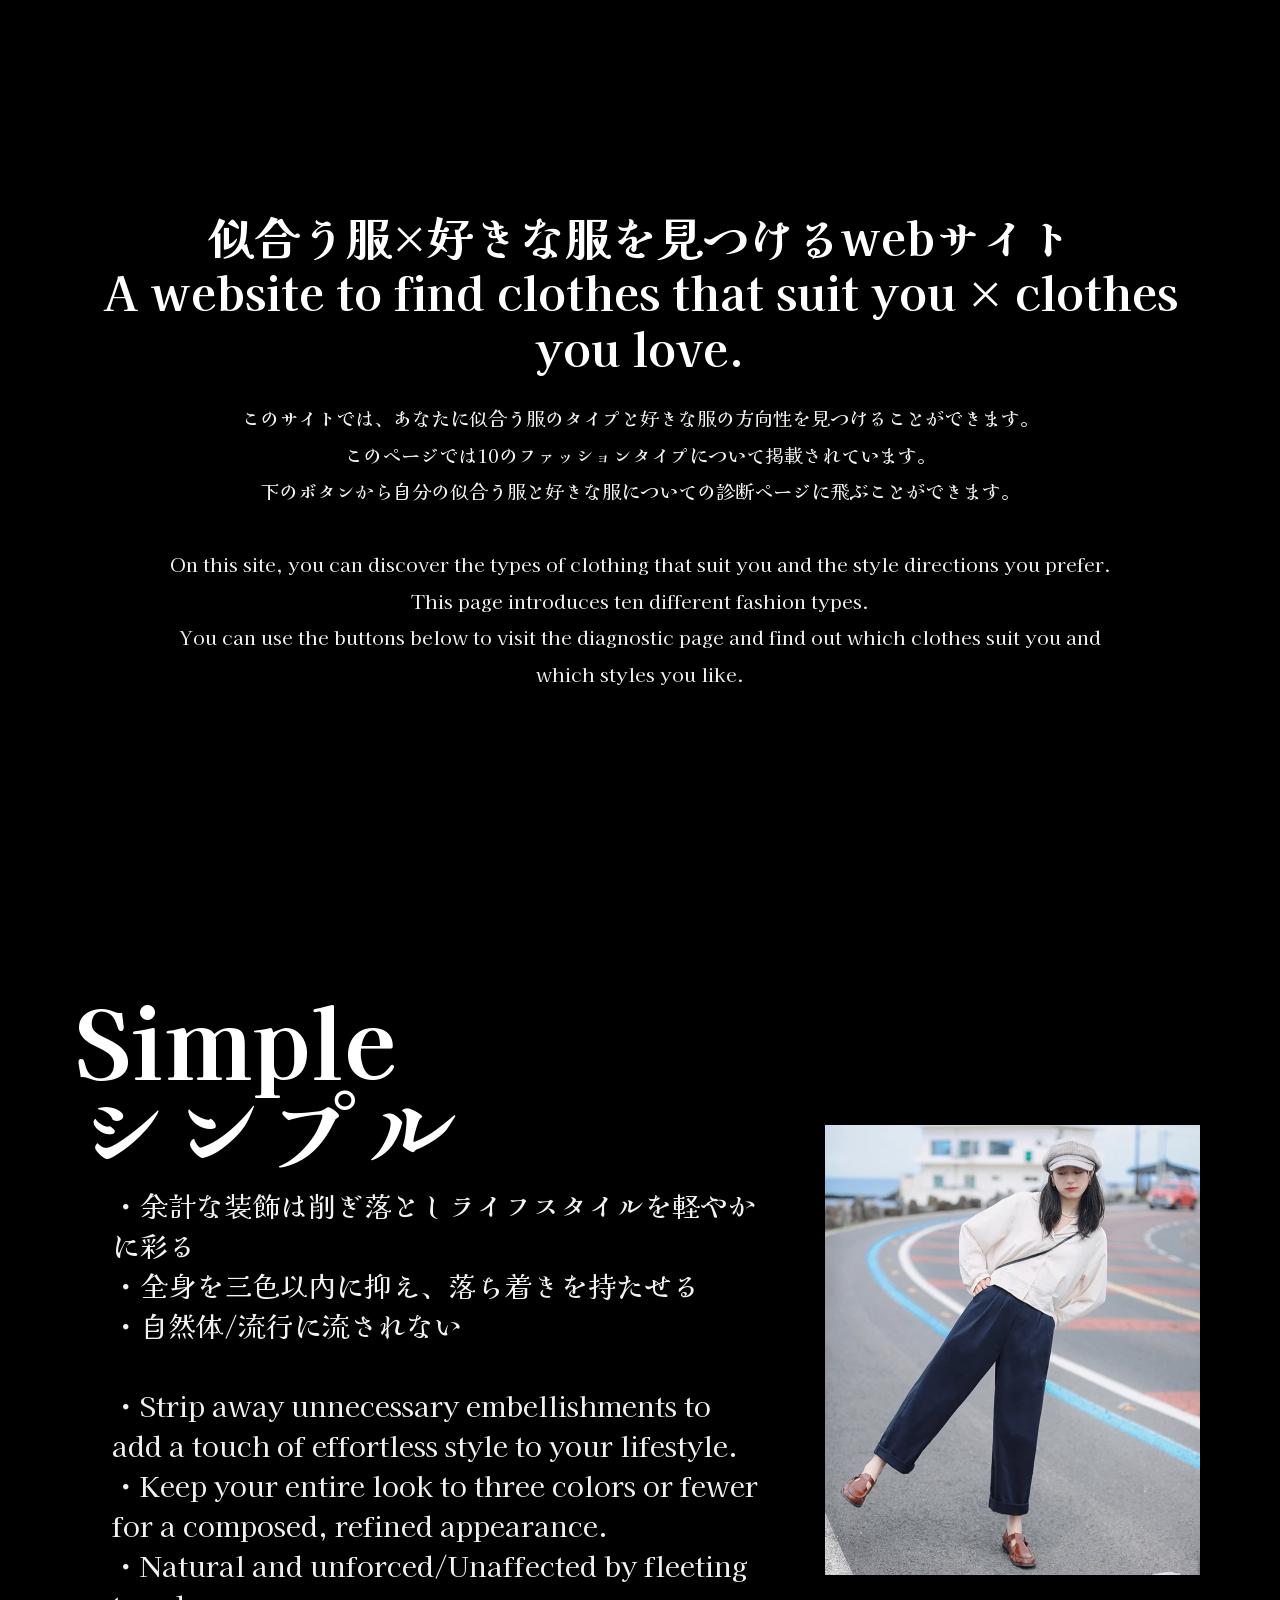
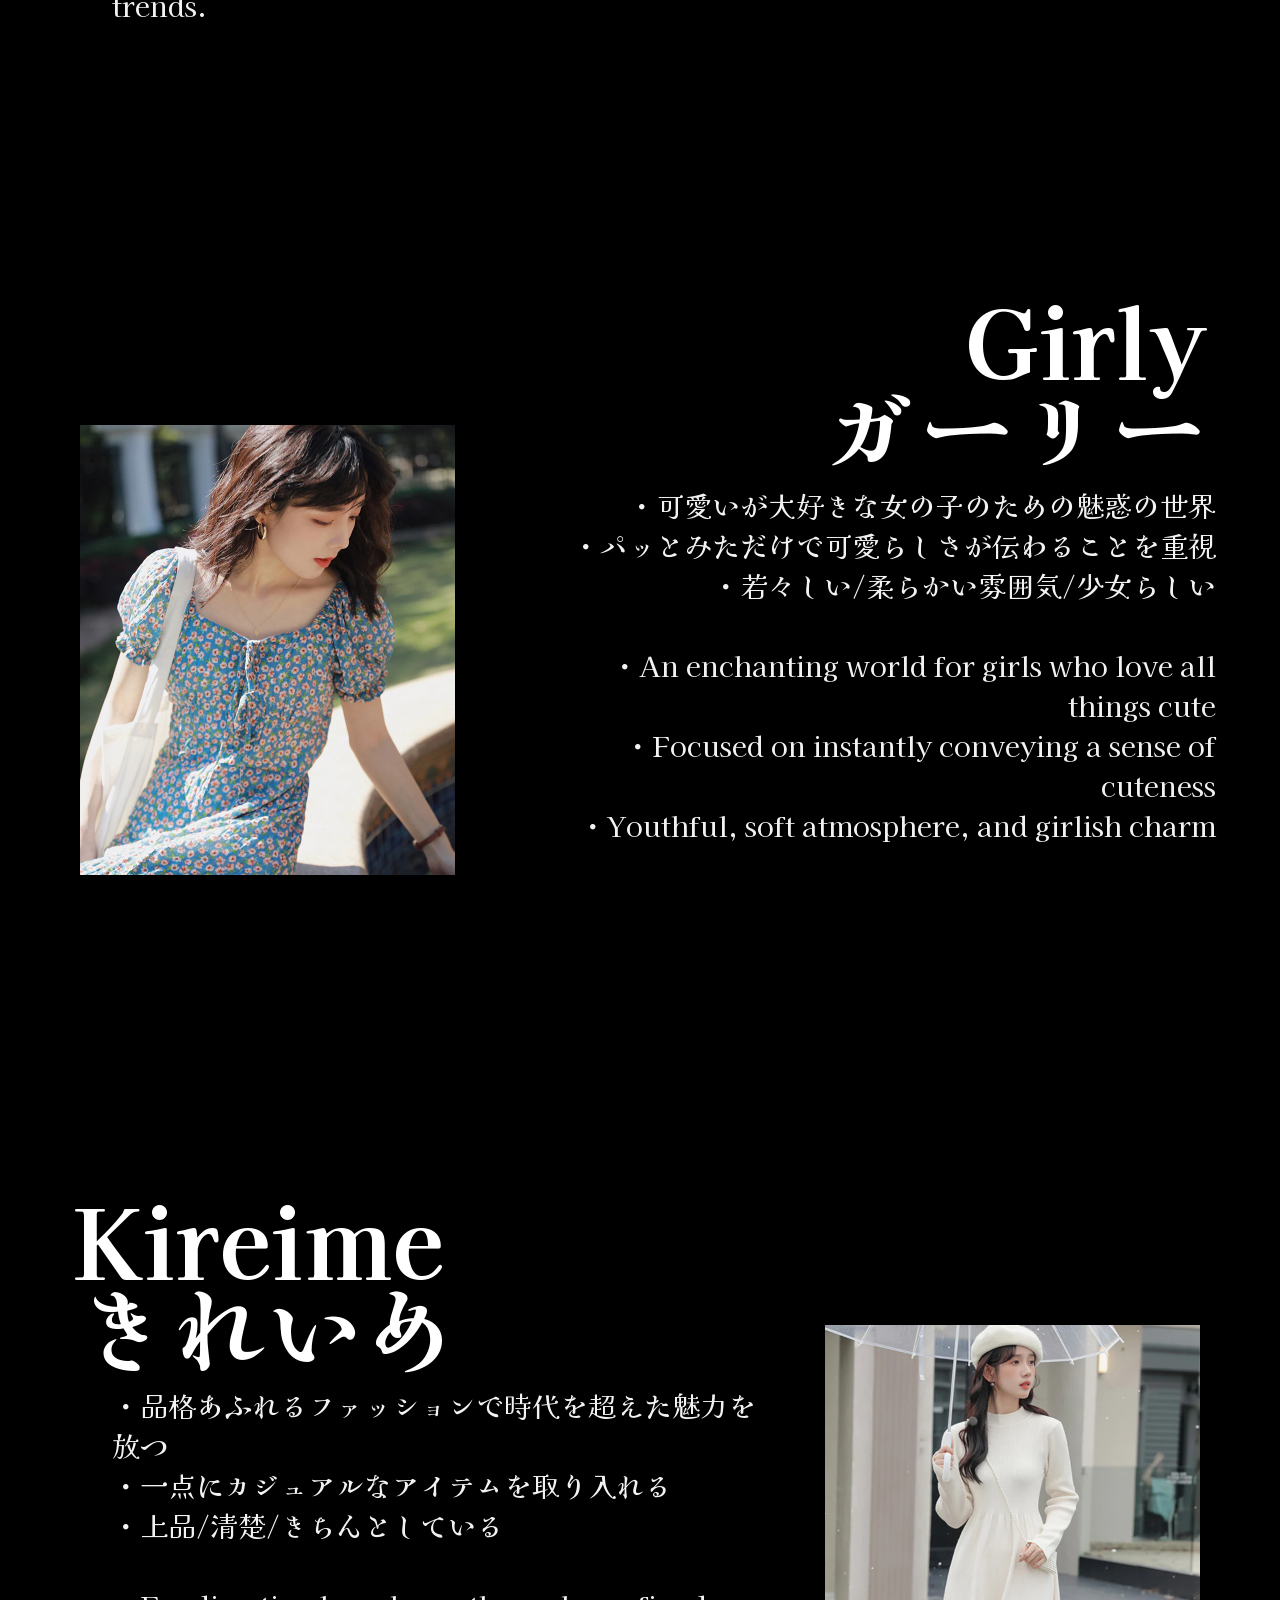
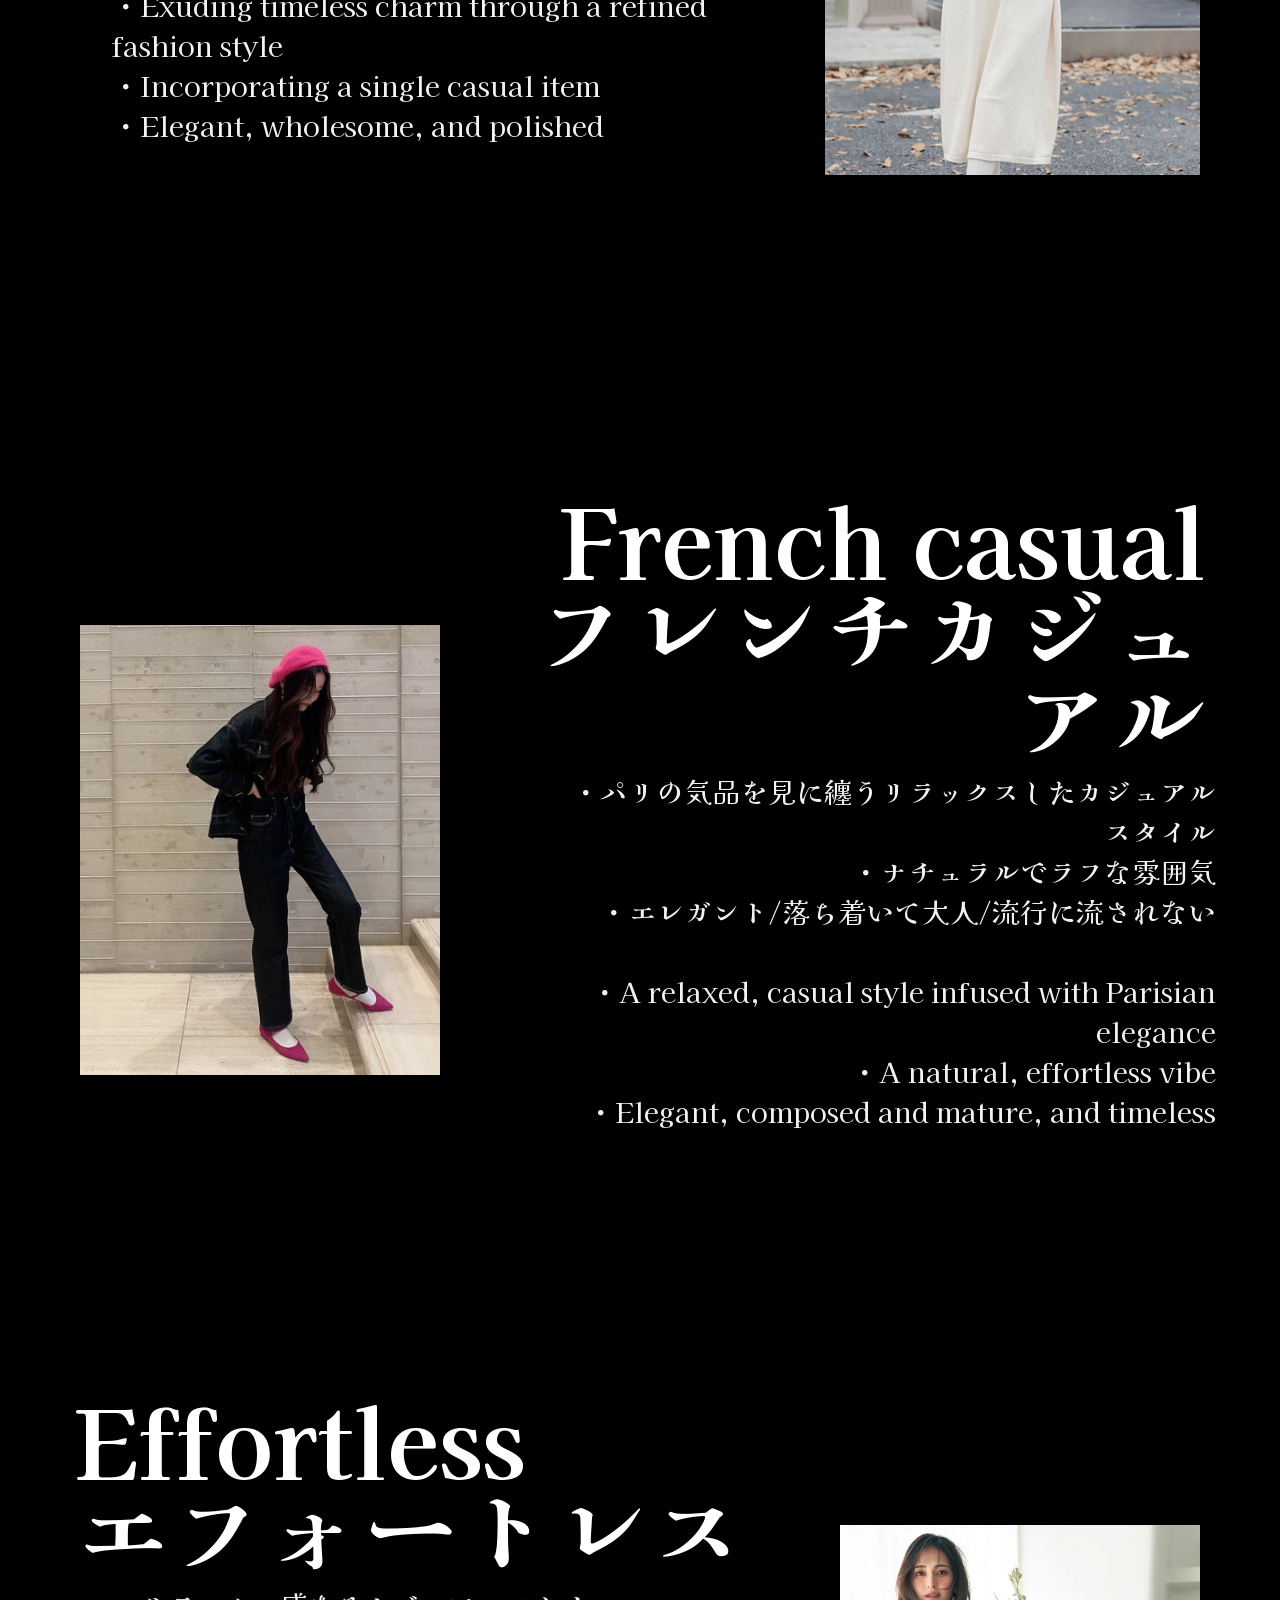
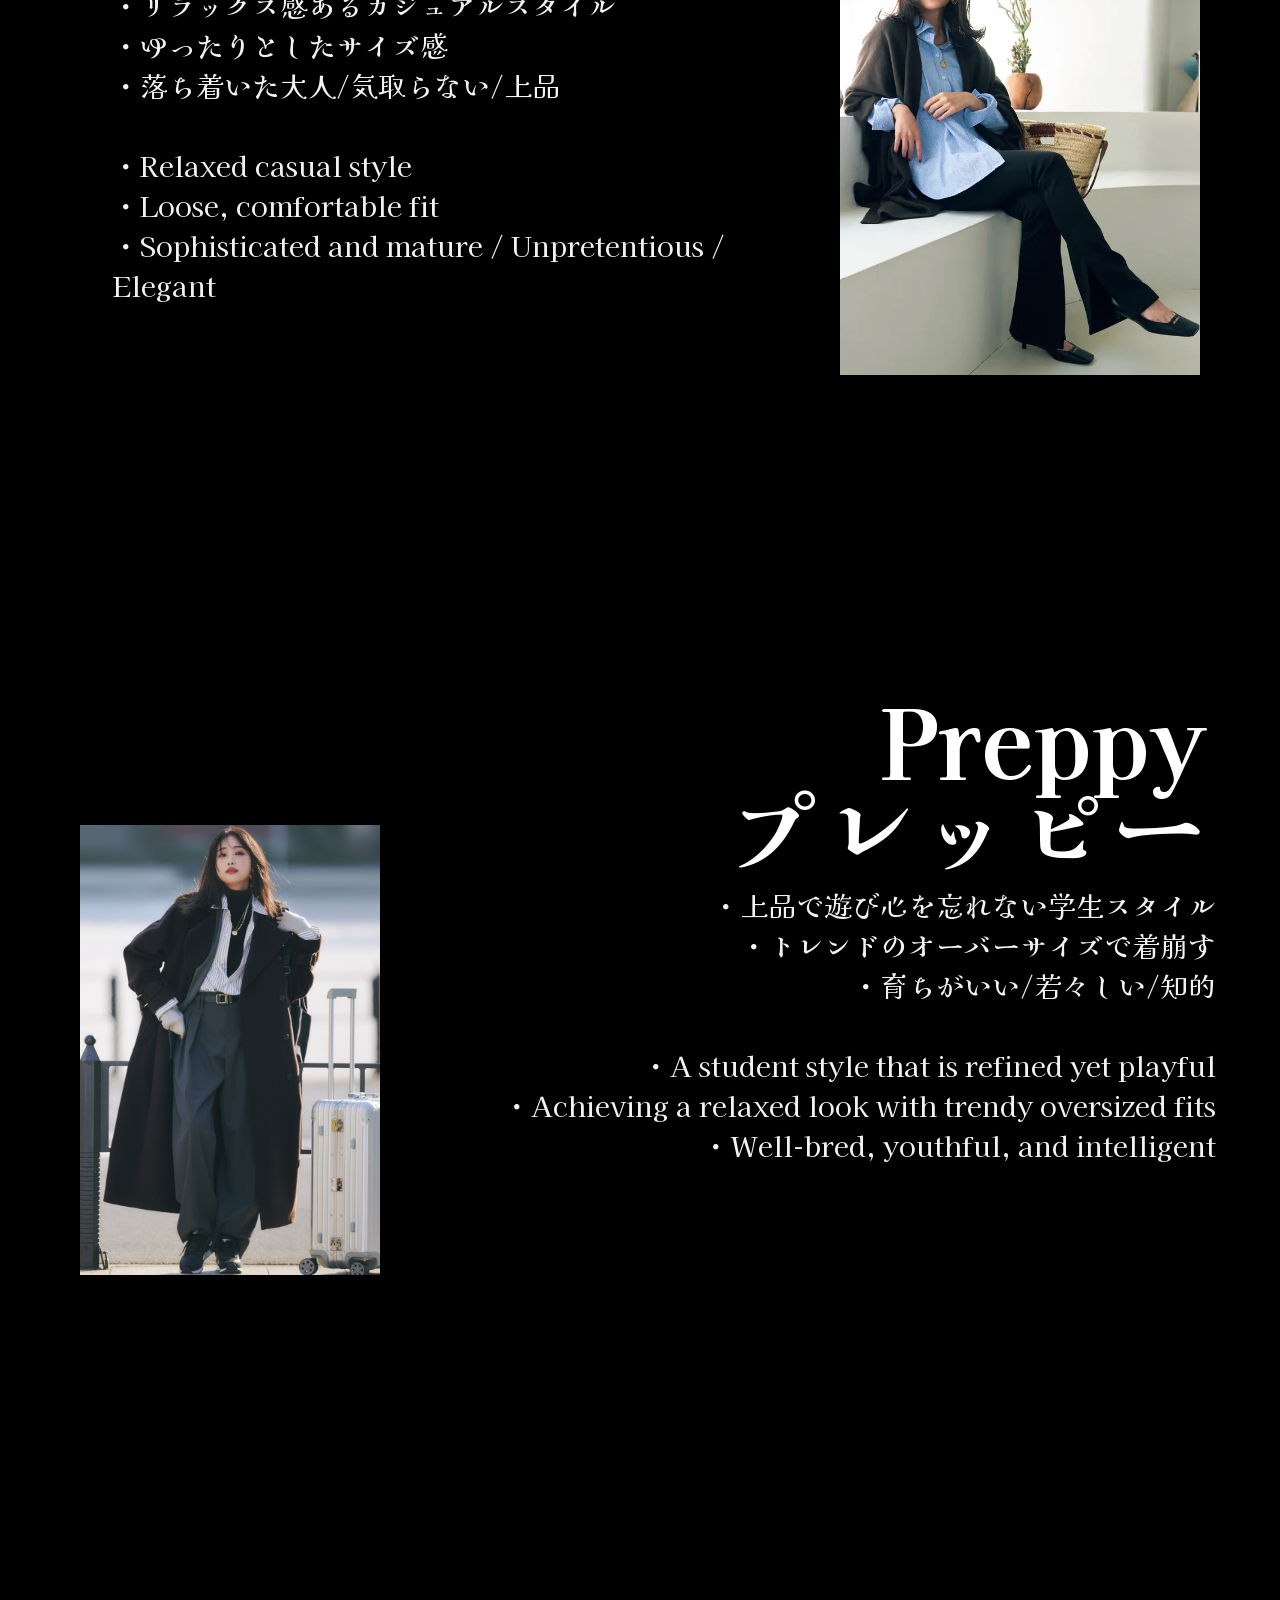
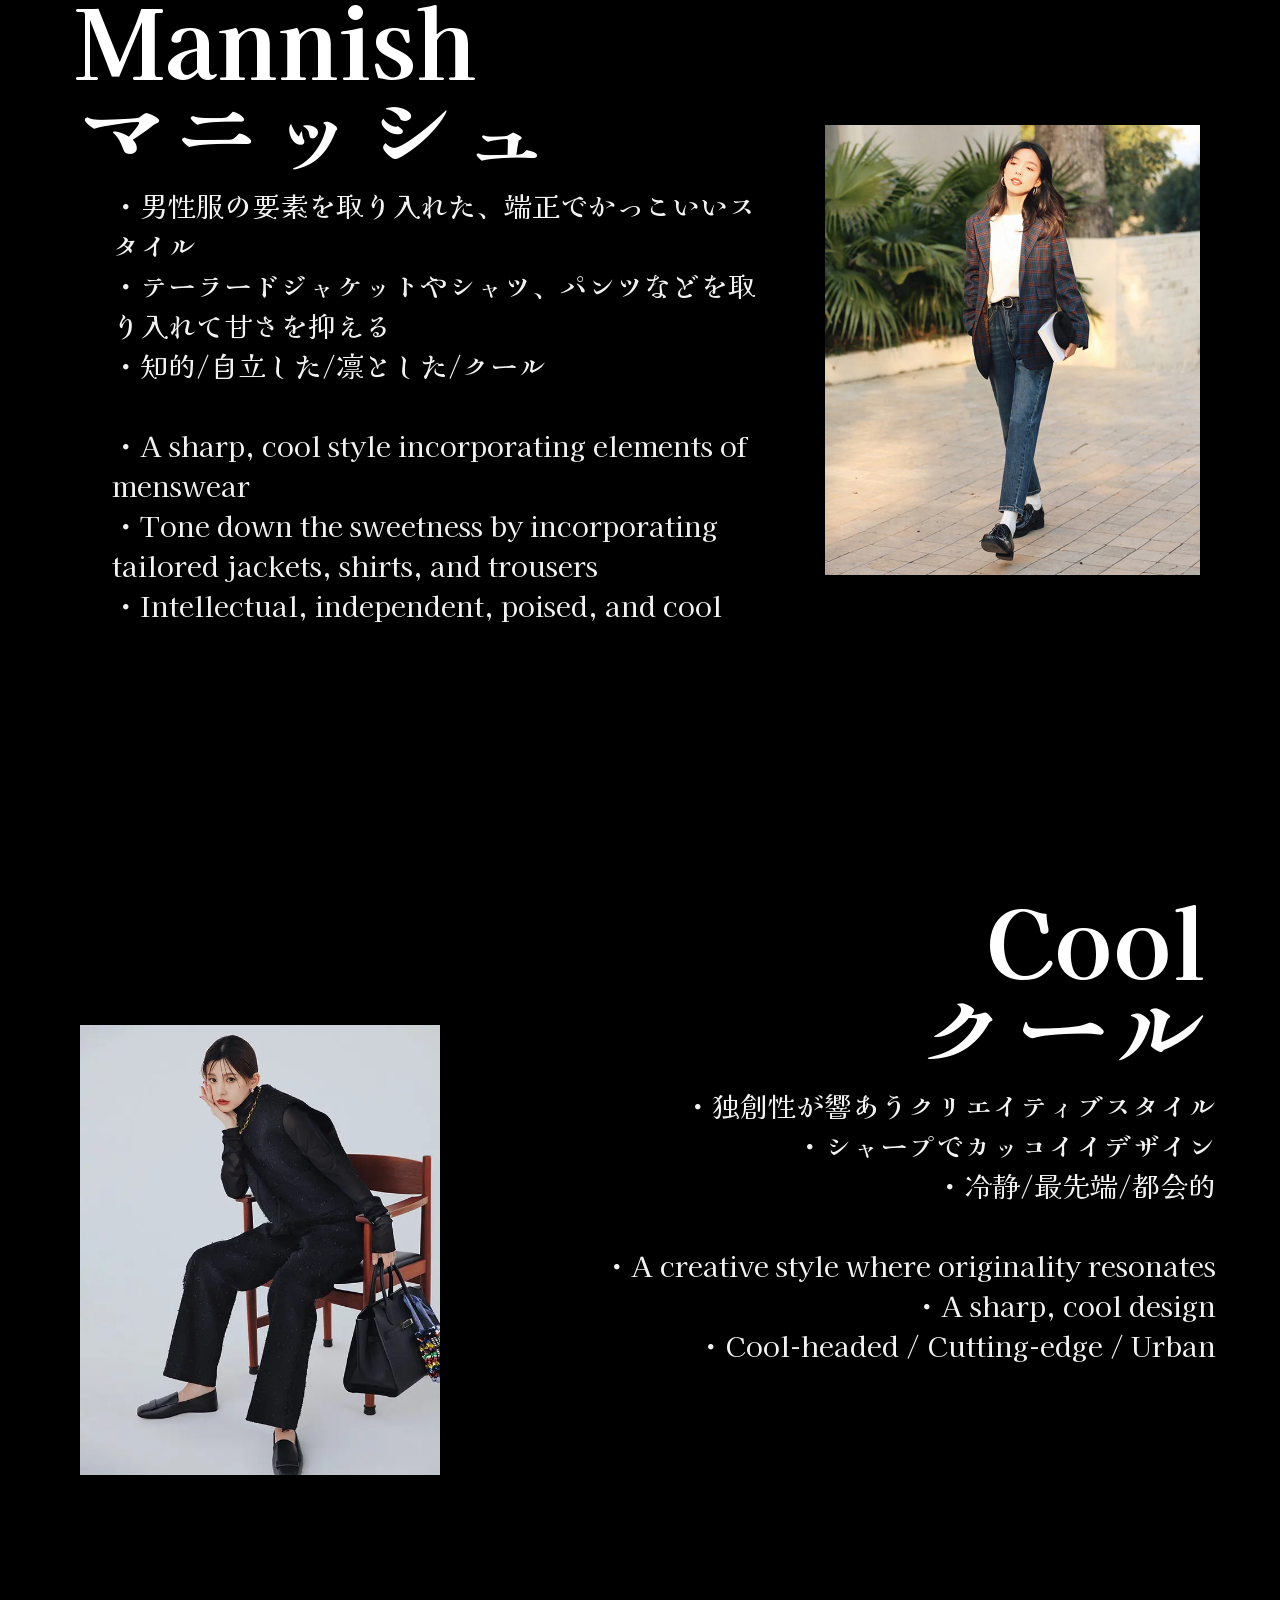
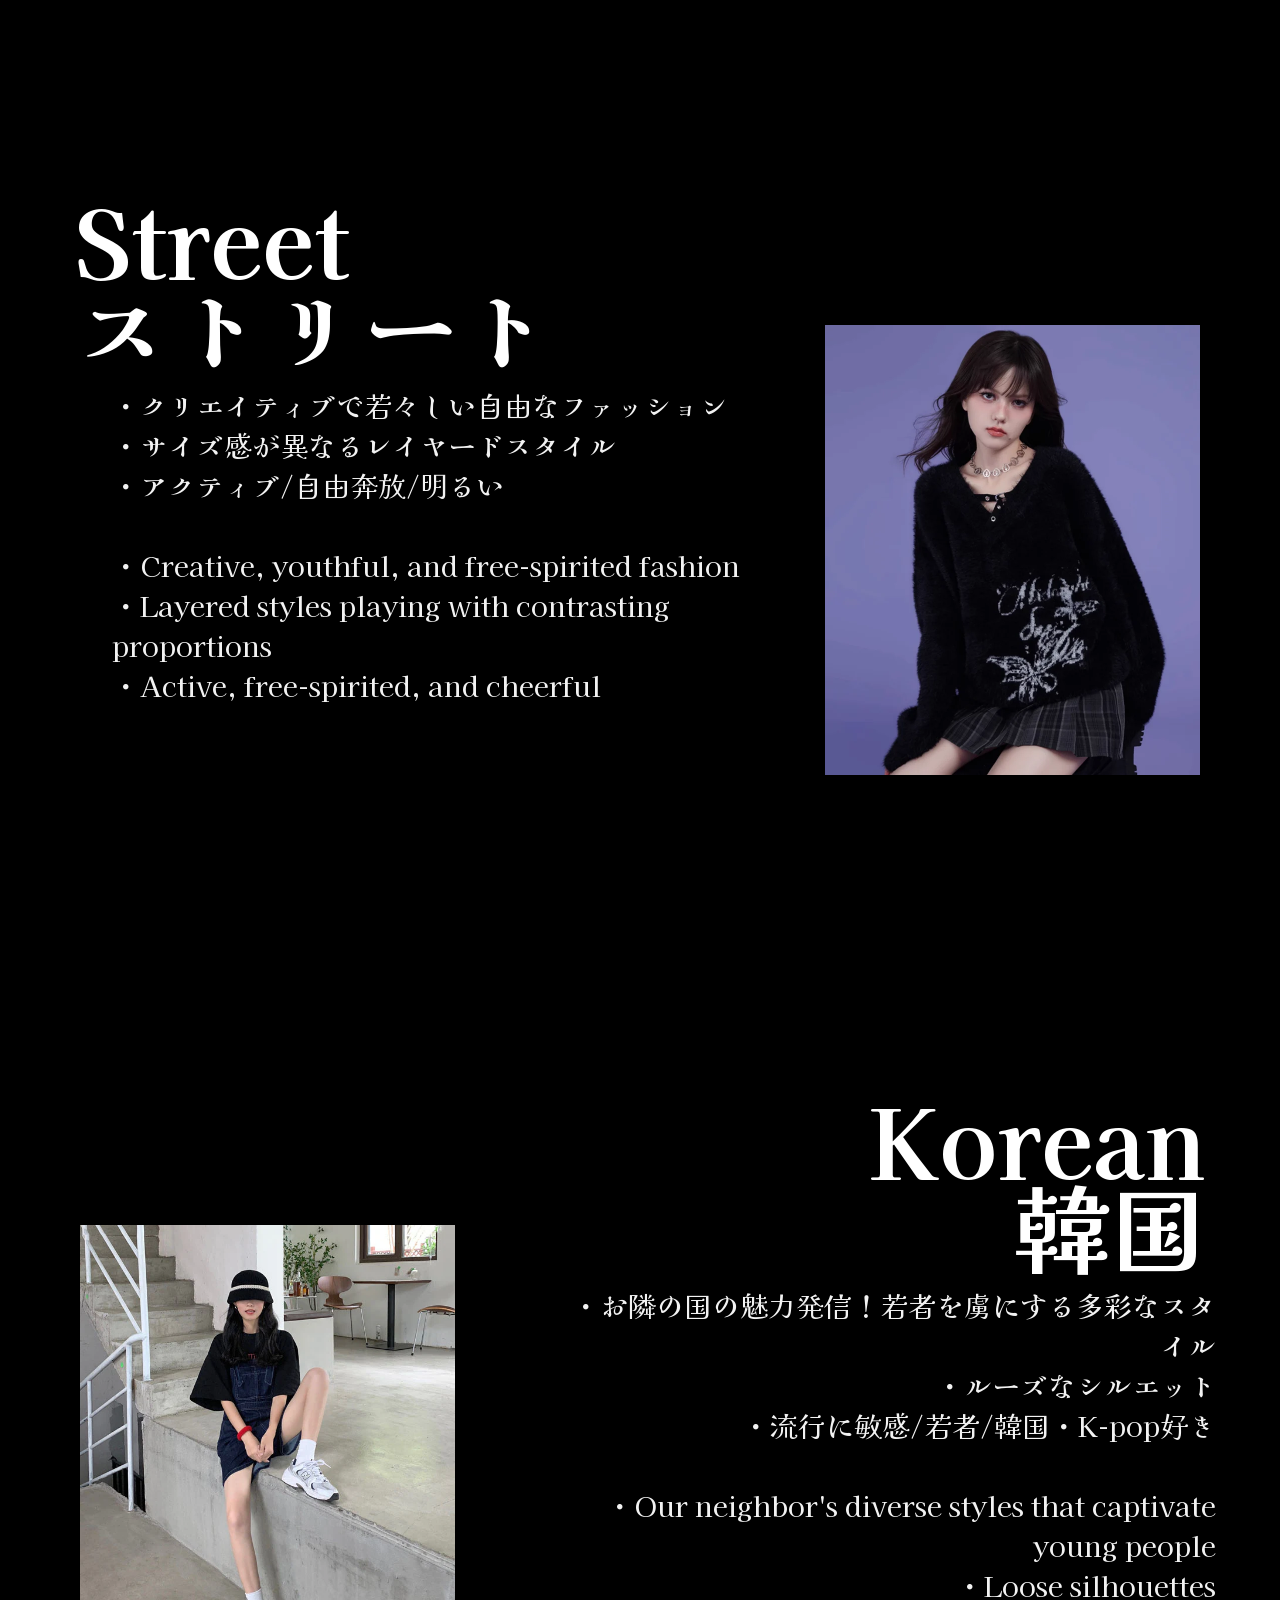
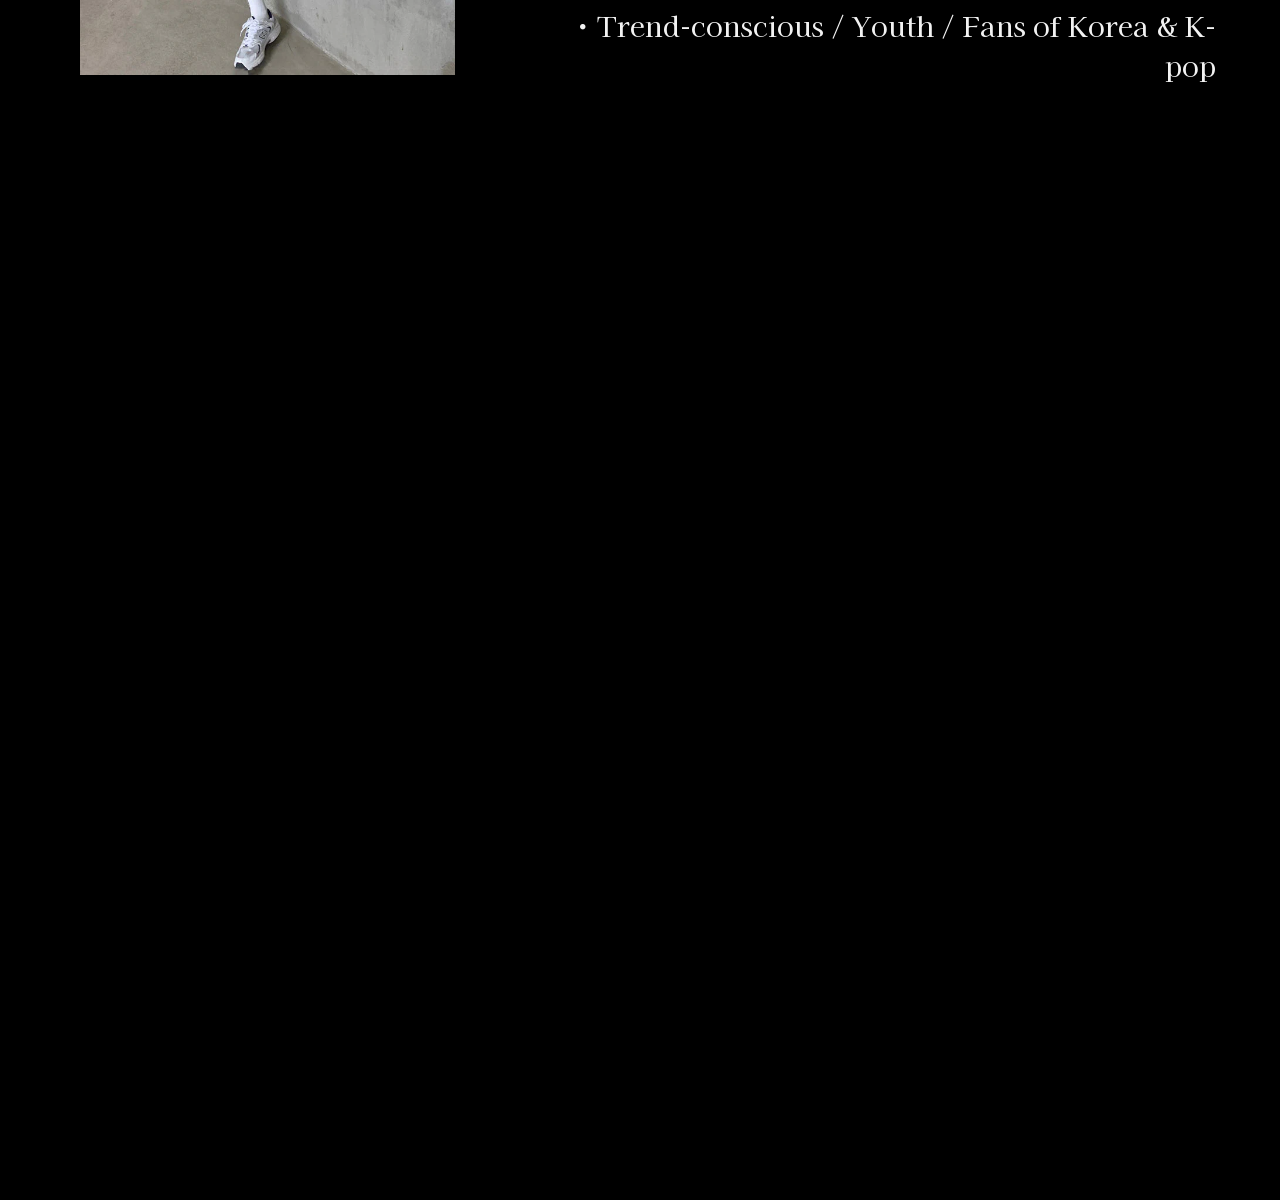
<file: index.html>
</article>
</article>
<!doctype html>
<html lang="ja">
<head>
	<meta charset="utf-8">
	<meta name="viewport" content="width=device-width,initial-scale=1">
	<title>Scroll Color Transition</title>
	<link rel="preconnect" href="https://fonts.googleapis.com">
	<link rel="preconnect" href="https://fonts.gstatic.com" crossorigin>
	<link href="https://fonts.googleapis.com/css2?family=Kaisei+HarunoUmi&display=swap" rel="stylesheet">
		<link rel="stylesheet" href="test.css">
</head>
<body>
	<main>
		<article id="one" data-color="#000000" class="hero"><h1>似合う服×好きな服を見つけるwebサイト<br>A website to find clothes that suit you × clothes you love.</h1><p class="hero-lead">このサイトでは、あなたに似合う服のタイプと好きな服の方向性を見つけることができます。<br>このページでは10のファッションタイプについて掲載されています。<br>下のボタンから自分の似合う服と好きな服についての診断ページに飛ぶことができます。<br>　<br>On this site, you can discover the types of clothing that suit you and the style directions you prefer.<br>This page introduces ten different fashion types.<br>You can use the buttons below to visit the diagnostic page and find out which clothes suit you and which styles you like.</p> <div class="clear"></div></article>
		<div class="section">
			<article id="one" data-color="#cccccc"><h1>Simple<br>シンプル</h1><p>・余計な装飾は削ぎ落としライフスタイルを軽やかに彩る<br>・全身を三色以内に抑え、落ち着きを持たせる<br>・自然体/流行に流されない<br>　<br>・Strip away unnecessary embellishments to add a touch of effortless style to your lifestyle.<br>・Keep your entire look to three colors or fewer for a composed, refined appearance.<br>・Natural and unforced/Unaffected by fleeting trends.</p> <div class="clear"></div></article>
			<img src="./image/Simple.webp" alt="Simple" width="375" height="450">
		</div>
		<div class="section">
			<article id="one" data-color="#ff7fbf"><h1>Girly<br>ガーリー</h1><p>・可愛いが大好きな女の子のための魅惑の世界<br>・パッとみただけで可愛らしさが伝わることを重視<br>・若々しい/柔らかい雰囲気/少女らしい<br>　<br>・An enchanting world for girls who love all things cute<br>・Focused on instantly conveying a sense of cuteness<br>・Youthful, soft atmosphere, and girlish charm</p> <div class="clear"></div></article>
			<img src="./image/Girly.webp" alt="Girly" width="375" height="450">
		</div>
		<div class="section">
			<article id="one" data-color="#ff7f7f"><h1>Kireime<br>きれいめ</h1><p>・品格あふれるファッションで時代を超えた魅力を放つ<br>・一点にカジュアルなアイテムを取り入れる<br>・上品/清楚/きちんとしている<br>　<br>・Exuding timeless charm through a refined fashion style<br>・Incorporating a single casual item<br>・Elegant, wholesome, and polished</p> <div class="clear"></div></article>
			<img src="./image/Kireime.webp" alt="Kireime" width="375" height="450">
		</div>
		<div class="section">
			<article id="one" data-color="#ffbf7f"><h1>French casual<br>フレンチカジュアル</h1><p>・パリの気品を見に纏うリラックスしたカジュアルスタイル<br>・ナチュラルでラフな雰囲気<br>・エレガント/落ち着いて大人/流行に流されない<br>　<br>・A relaxed, casual style infused with Parisian elegance<br>・A natural, effortless vibe<br>・Elegant, composed and mature, and timeless</p> <div class="clear"></div></article>
			<img src="./image/French casual.jpg" alt="French casual" width="375" height="450">
		</div>
		<div class="section">
			<article id="one" data-color="#dccb18"><h1>Effortless<br>エフォートレス</h1><p>・リラックス感あるカジュアルスタイル<br>・ゆったりとしたサイズ感<br>・落ち着いた大人/気取らない/上品<br>　<br>・Relaxed casual style<br>・Loose, comfortable fit<br>・Sophisticated and mature / Unpretentious / Elegant</p> <div class="clear"></div></article>
			<img src="./image/Effortless.webp" alt="Effortless" width="375" height="450">
		</div>
		<div class="section">
			<article id="one" data-color="#88cb7f"><h1>Preppy<br>プレッピー</h1><p>・上品で遊び心を忘れない学生スタイル<br>・トレンドのオーバーサイズで着崩す<br>・育ちがいい/若々しい/知的<br>　<br>・A student style that is refined yet playful<br>・Achieving a relaxed look with trendy oversized fits<br>・Well-bred, youthful, and intelligent</p> <div class="clear"></div></article>
			<img src="./image/Preppy.jpg" alt="Preppy" width="375" height="450">
		</div>
		<div class="section">
			<article id="one" data-color="#83ccd2"><h1>Mannish<br>マニッシュ</h1><p>・男性服の要素を取り入れた、端正でかっこいいスタイル<br>・テーラードジャケットやシャツ、パンツなどを取り入れて甘さを抑える<br>・知的/自立した/凛とした/クール<br>　<br>・A sharp, cool style incorporating elements of menswear<br>・Tone down the sweetness by incorporating tailored jackets, shirts, and trousers<br>・Intellectual, independent, poised, and cool</p> <div class="clear"></div></article>
			<img src="./image/Mannish.webp" alt="Mannish" width="375" height="450">
		</div>
		<div class="section">
			<article id="one" data-color="#7fbfff"><h1>Cool<br>クール</h1><p>・独創性が響あうクリエイティブスタイル<br>・シャープでカッコイイデザイン<br>・冷静/最先端/都会的<br>　<br>・A creative style where originality resonates<br>・A sharp, cool design<br>・Cool-headed / Cutting-edge / Urban</p> <div class="clear"></div></article>
			<img src="./image/Cool.webp" alt="Cool" width="375" height="450">
		</div>
		<div class="section">
			<article id="one" data-color="#7f7fff"><h1>Street<br>ストリート</h1><p>・クリエイティブで若々しい自由なファッション<br>・サイズ感が異なるレイヤードスタイル<br>・アクティブ/自由奔放/明るい<br>　<br>・Creative, youthful, and free-spirited fashion<br>・Layered styles playing with contrasting proportions<br>・Active, free-spirited, and cheerful</p> <div class="clear"></div></article>
			<img src="./image/Street.webp" alt="Street" width="375" height="450">
		</div>
		<div class="section">
			<article id="one" data-color="#bf7fff"><h1>Korean<br>韓国</h1><p>・お隣の国の魅力発信！若者を虜にする多彩なスタイル<br>・ルーズなシルエット<br>・流行に敏感/若者/韓国・K-pop好き<br>　<br>・Our neighbor's diverse styles that captivate young people<br>・Loose silhouettes<br>・Trend-conscious / Youth / Fans of Korea & K-pop</p> <div class="clear"></div></article>
			<img src="./image/Korean.webp" alt="Korean" width="375" height="450">
		</div>
		<article id="one" data-color="#ffffff" class="text-black"><h1></h1> <div class="clear"></div></article>
		<a class="btn" data-js="btn" href="sub/sub.html">
  <span class="btn-inr">
    <span class="txt-a">Start analysis?</span>
    <span class="txt-b">Do it!</span>
  </span>
</a>
    </div>

	</main>


	<script src="test.js" defer></script>
</body>
</html>
</file>
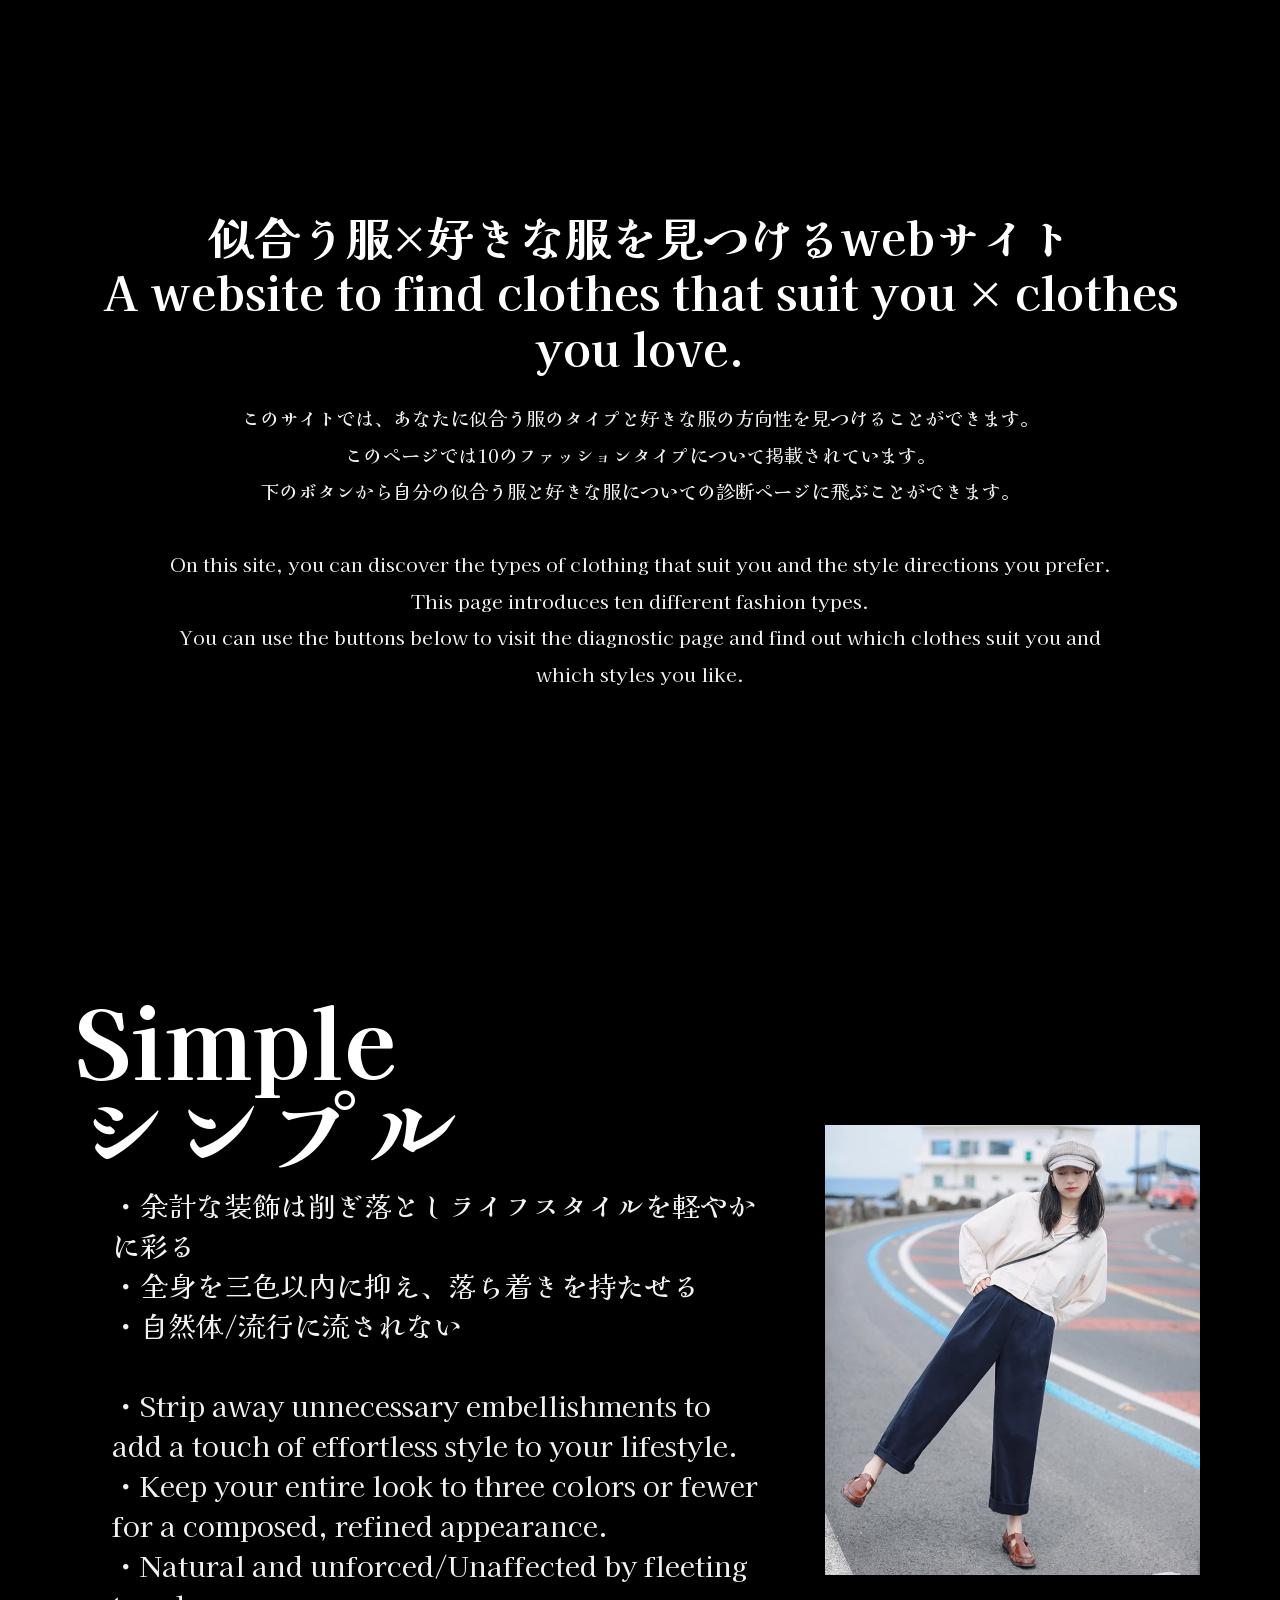
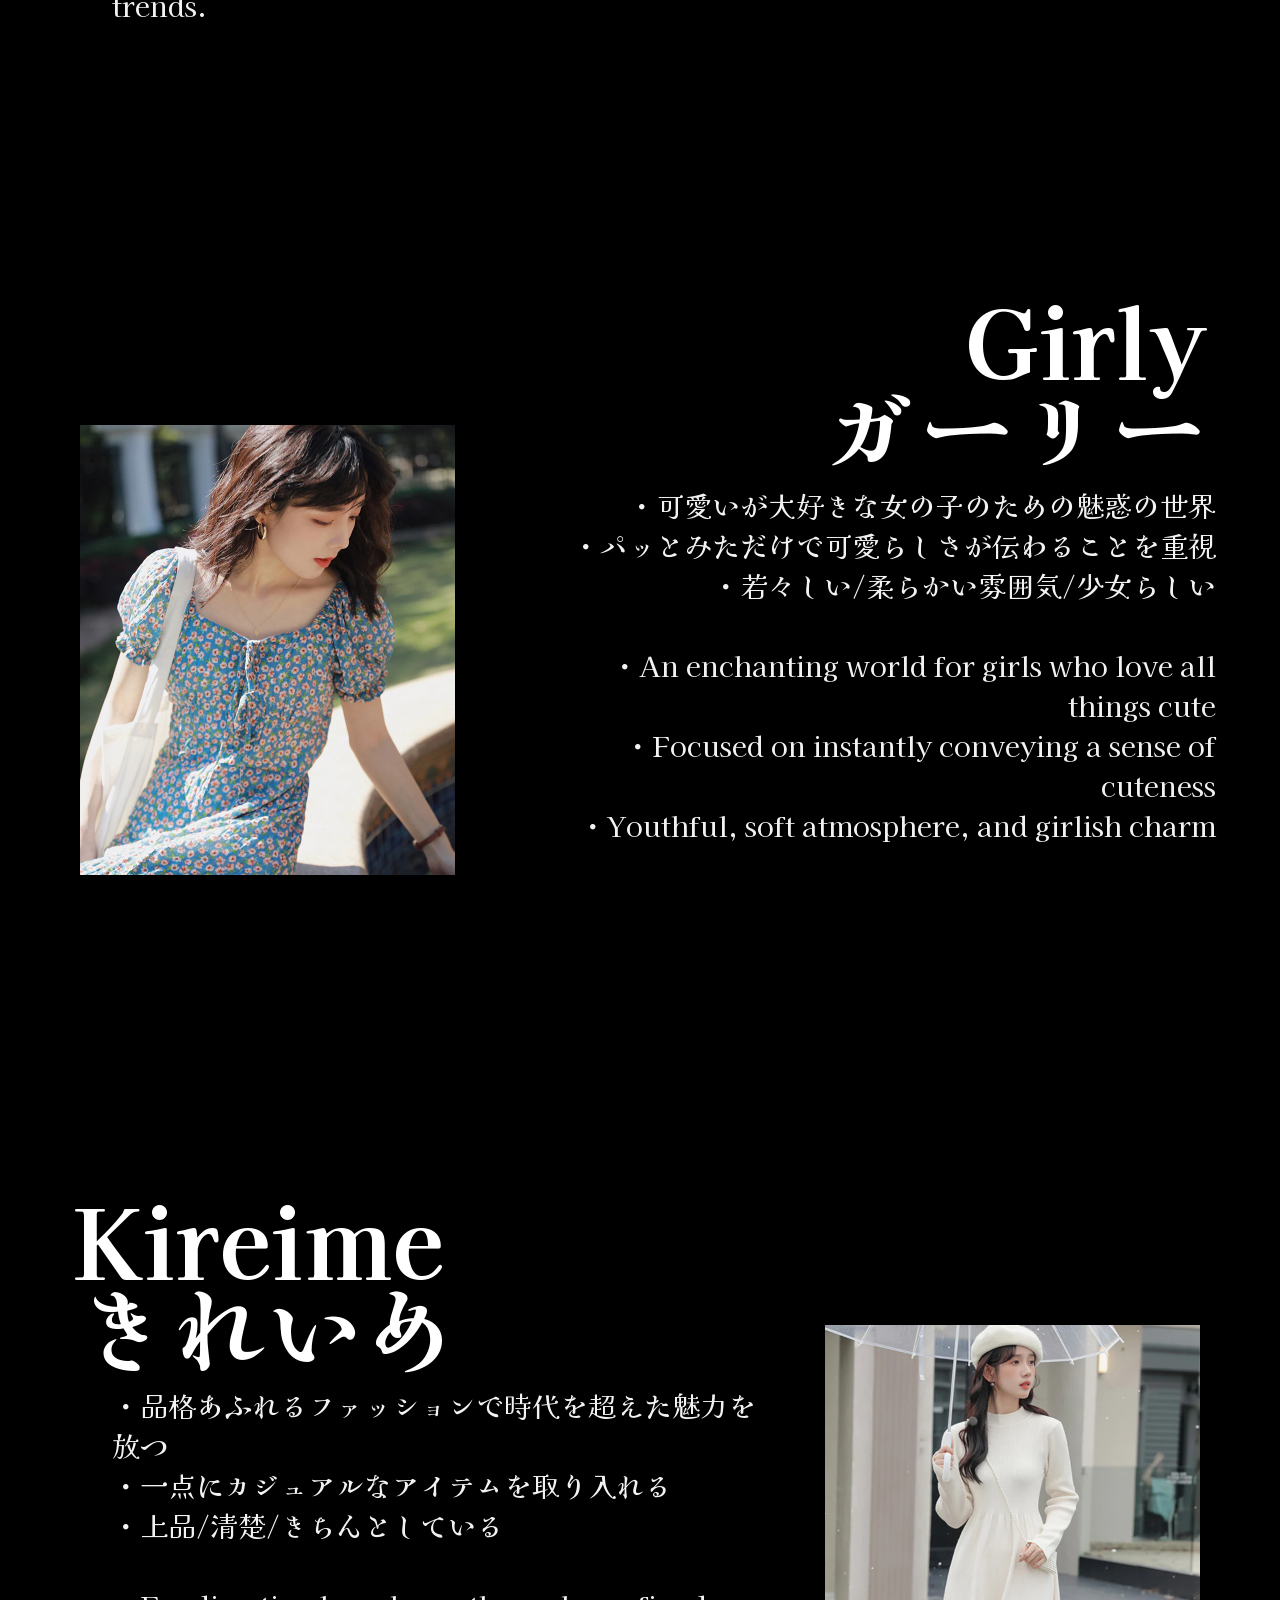
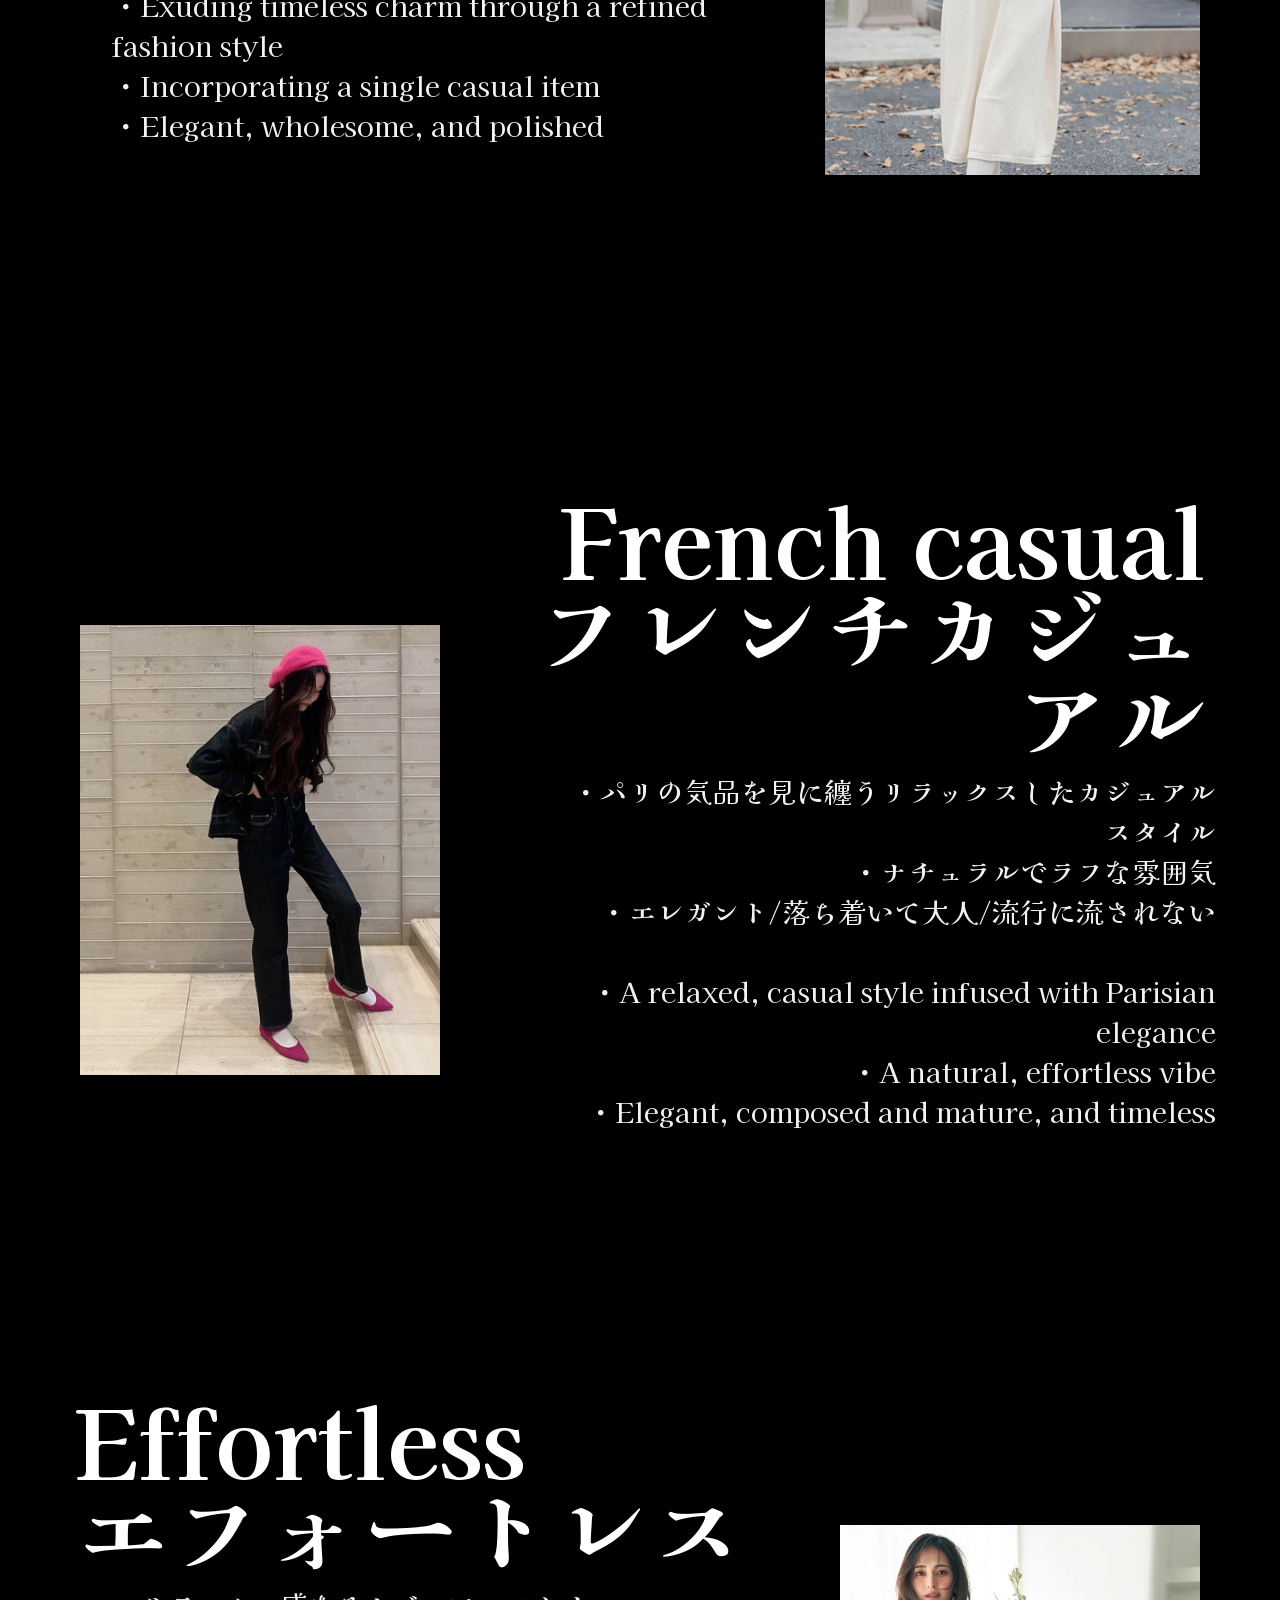
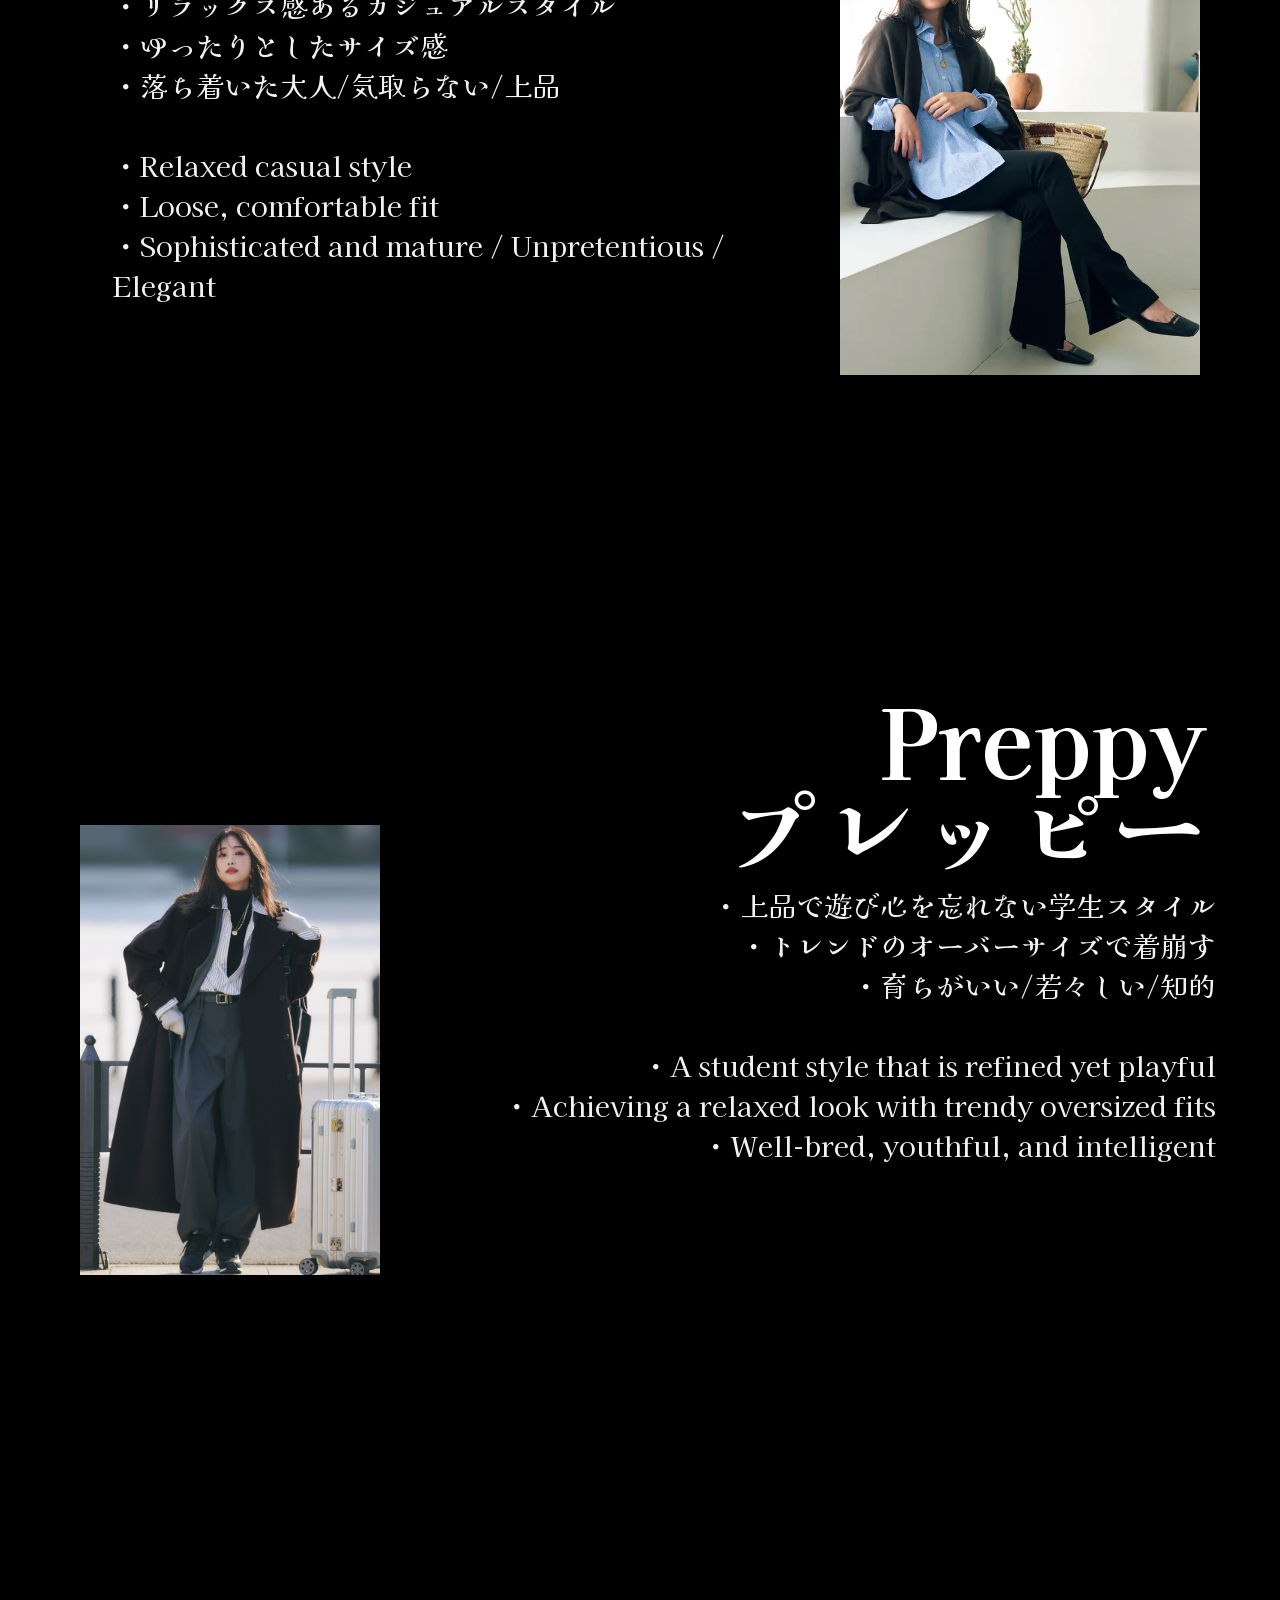
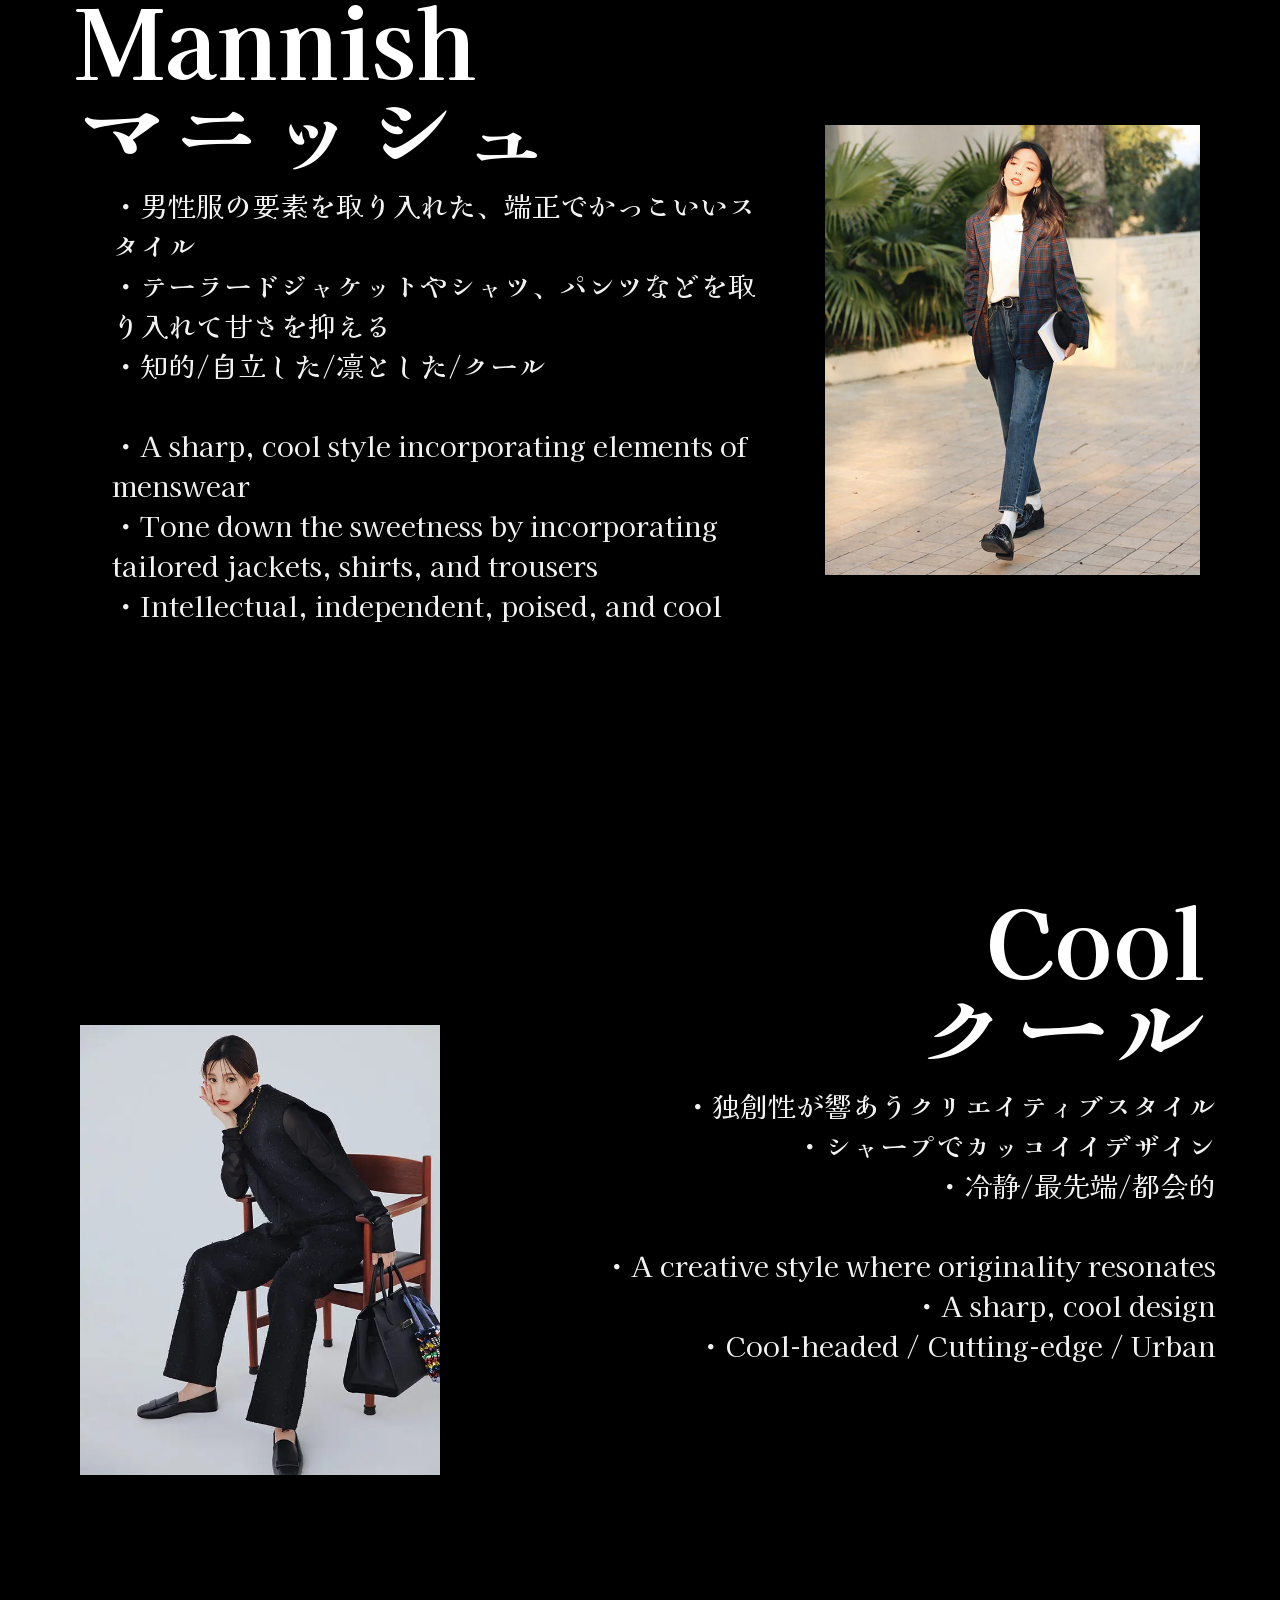
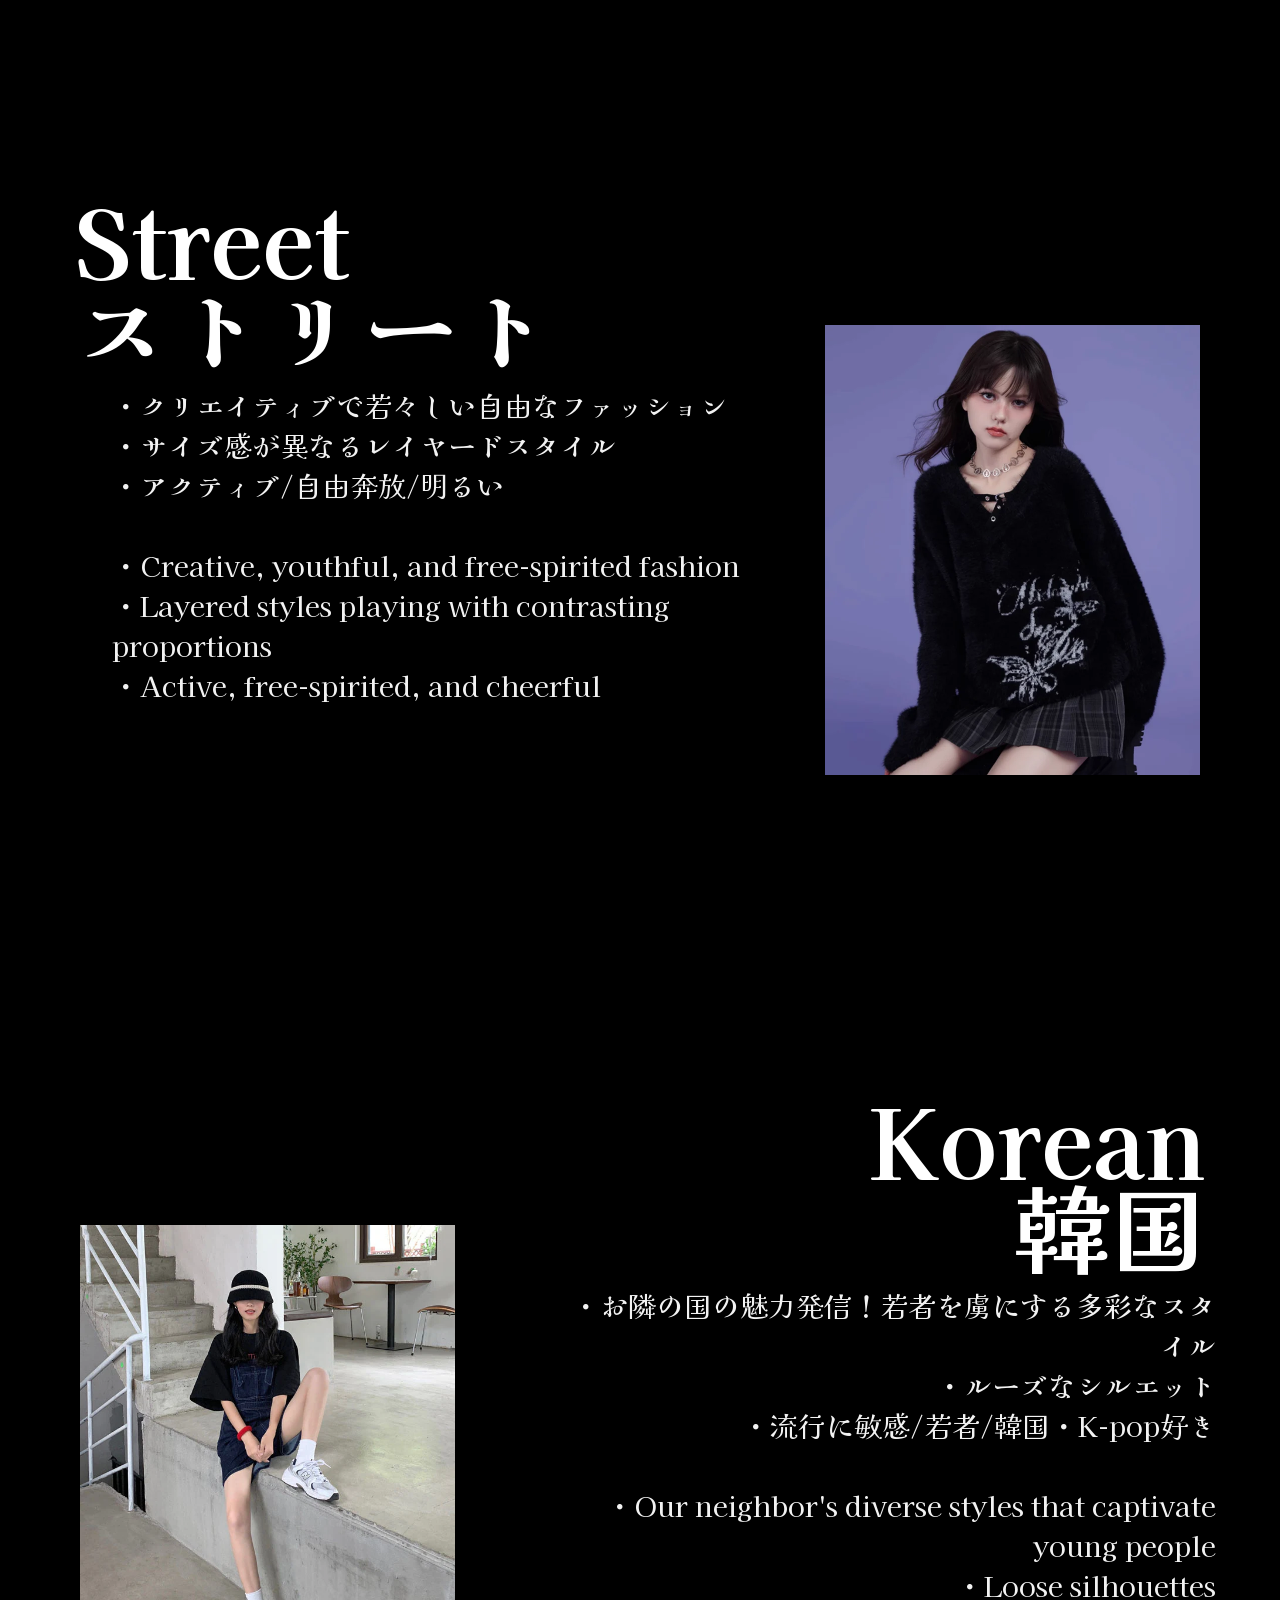
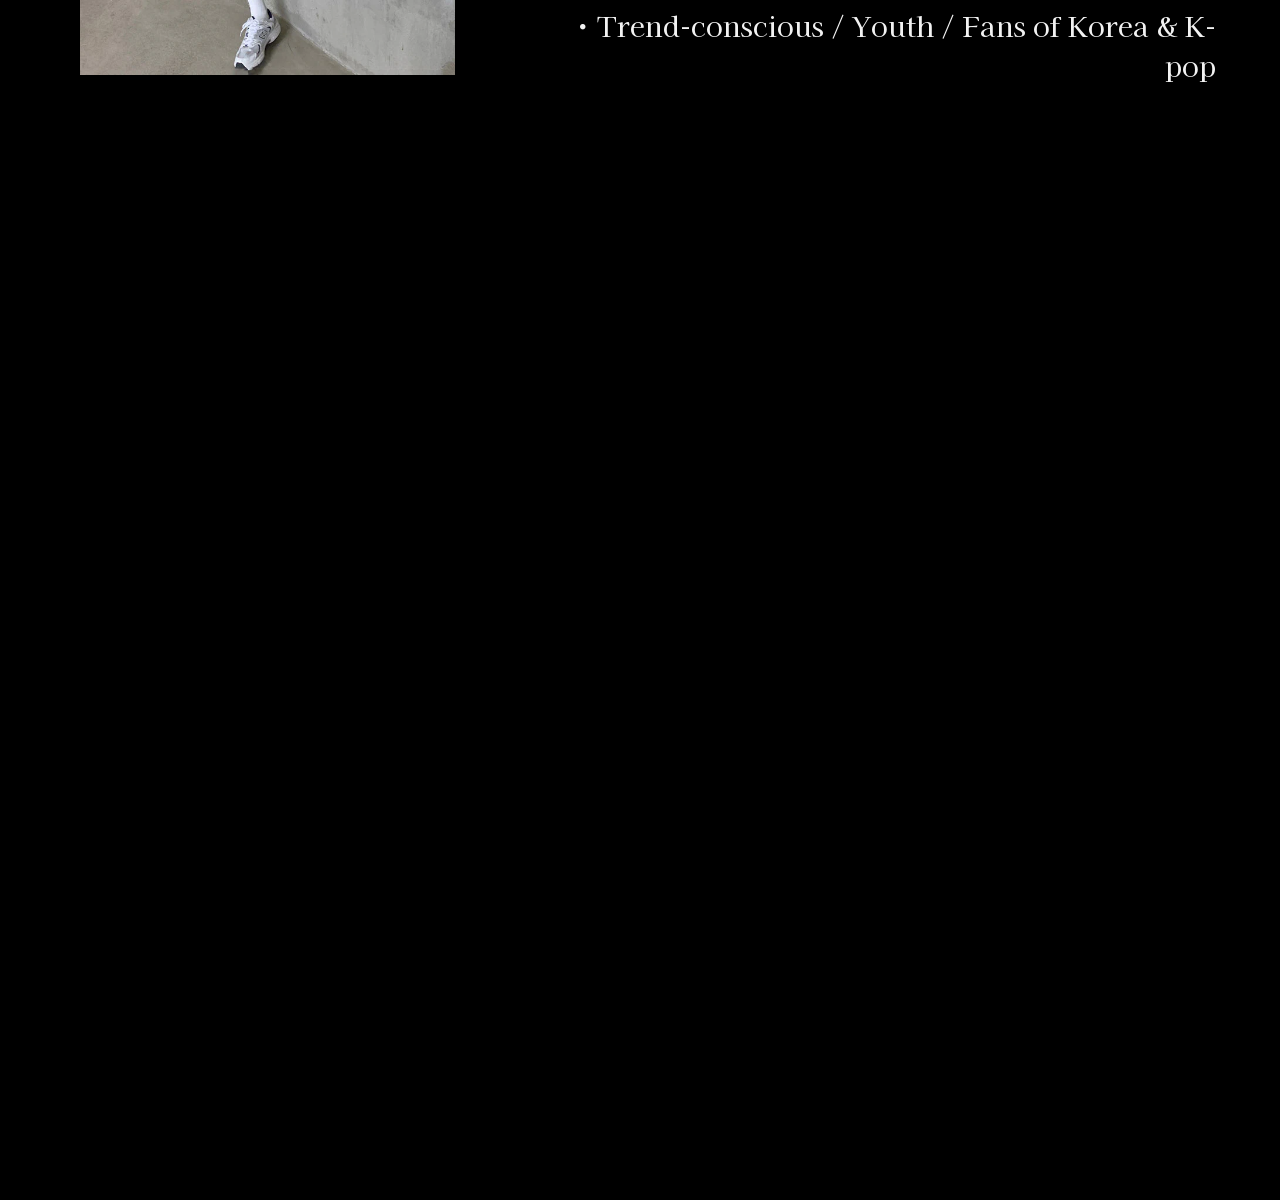
<file: main/index.html>
</article>
</article>
<!doctype html>
<html lang="ja">
<head>
	<meta charset="utf-8">
	<meta name="viewport" content="width=device-width,initial-scale=1">
	<title>Scroll Color Transition</title>
	<link rel="preconnect" href="https://fonts.googleapis.com">
	<link rel="preconnect" href="https://fonts.gstatic.com" crossorigin>
	<link href="https://fonts.googleapis.com/css2?family=Kaisei+HarunoUmi&display=swap" rel="stylesheet">
		<link rel="stylesheet" href="test.css">
</head>
<body>
	<main>
		<article id="one" data-color="#000000" class="hero"><h1>似合う服×好きな服を見つけるwebサイト<br>A website to find clothes that suit you × clothes you love.</h1><p class="hero-lead">このサイトでは、あなたに似合う服のタイプと好きな服の方向性を見つけることができます。<br>このページでは10のファッションタイプについて掲載されています。<br>下のボタンから自分の似合う服と好きな服についての診断ページに飛ぶことができます。<br>　<br>On this site, you can discover the types of clothing that suit you and the style directions you prefer.<br>This page introduces ten different fashion types.<br>You can use the buttons below to visit the diagnostic page and find out which clothes suit you and which styles you like.</p> <div class="clear"></div></article>
		<div class="section">
			<article id="one" data-color="#cccccc"><h1>Simple<br>シンプル</h1><p>・余計な装飾は削ぎ落としライフスタイルを軽やかに彩る<br>・全身を三色以内に抑え、落ち着きを持たせる<br>・自然体/流行に流されない<br>　<br>・Strip away unnecessary embellishments to add a touch of effortless style to your lifestyle.<br>・Keep your entire look to three colors or fewer for a composed, refined appearance.<br>・Natural and unforced/Unaffected by fleeting trends.</p> <div class="clear"></div></article>
			<img src="./image/Simple.webp" alt="Simple" width="375" height="450">
		</div>
		<div class="section">
			<article id="one" data-color="#ff7fbf"><h1>Girly<br>ガーリー</h1><p>・可愛いが大好きな女の子のための魅惑の世界<br>・パッとみただけで可愛らしさが伝わることを重視<br>・若々しい/柔らかい雰囲気/少女らしい<br>　<br>・An enchanting world for girls who love all things cute<br>・Focused on instantly conveying a sense of cuteness<br>・Youthful, soft atmosphere, and girlish charm</p> <div class="clear"></div></article>
			<img src="./image/Girly.webp" alt="Girly" width="375" height="450">
		</div>
		<div class="section">
			<article id="one" data-color="#ff7f7f"><h1>Kireime<br>きれいめ</h1><p>・品格あふれるファッションで時代を超えた魅力を放つ<br>・一点にカジュアルなアイテムを取り入れる<br>・上品/清楚/きちんとしている<br>　<br>・Exuding timeless charm through a refined fashion style<br>・Incorporating a single casual item<br>・Elegant, wholesome, and polished</p> <div class="clear"></div></article>
			<img src="./image/Kireime.webp" alt="Kireime" width="375" height="450">
		</div>
		<div class="section">
			<article id="one" data-color="#ffbf7f"><h1>French casual<br>フレンチカジュアル</h1><p>・パリの気品を見に纏うリラックスしたカジュアルスタイル<br>・ナチュラルでラフな雰囲気<br>・エレガント/落ち着いて大人/流行に流されない<br>　<br>・A relaxed, casual style infused with Parisian elegance<br>・A natural, effortless vibe<br>・Elegant, composed and mature, and timeless</p> <div class="clear"></div></article>
			<img src="./image/French casual.jpg" alt="French casual" width="375" height="450">
		</div>
		<div class="section">
			<article id="one" data-color="#dccb18"><h1>Effortless<br>エフォートレス</h1><p>・リラックス感あるカジュアルスタイル<br>・ゆったりとしたサイズ感<br>・落ち着いた大人/気取らない/上品<br>　<br>・Relaxed casual style<br>・Loose, comfortable fit<br>・Sophisticated and mature / Unpretentious / Elegant</p> <div class="clear"></div></article>
			<img src="./image/Effortless.webp" alt="Effortless" width="375" height="450">
		</div>
		<div class="section">
			<article id="one" data-color="#88cb7f"><h1>Preppy<br>プレッピー</h1><p>・上品で遊び心を忘れない学生スタイル<br>・トレンドのオーバーサイズで着崩す<br>・育ちがいい/若々しい/知的<br>　<br>・A student style that is refined yet playful<br>・Achieving a relaxed look with trendy oversized fits<br>・Well-bred, youthful, and intelligent</p> <div class="clear"></div></article>
			<img src="./image/Preppy.jpg" alt="Preppy" width="375" height="450">
		</div>
		<div class="section">
			<article id="one" data-color="#83ccd2"><h1>Mannish<br>マニッシュ</h1><p>・男性服の要素を取り入れた、端正でかっこいいスタイル<br>・テーラードジャケットやシャツ、パンツなどを取り入れて甘さを抑える<br>・知的/自立した/凛とした/クール<br>　<br>・A sharp, cool style incorporating elements of menswear<br>・Tone down the sweetness by incorporating tailored jackets, shirts, and trousers<br>・Intellectual, independent, poised, and cool</p> <div class="clear"></div></article>
			<img src="./image/Mannish.webp" alt="Mannish" width="375" height="450">
		</div>
		<div class="section">
			<article id="one" data-color="#7fbfff"><h1>Cool<br>クール</h1><p>・独創性が響あうクリエイティブスタイル<br>・シャープでカッコイイデザイン<br>・冷静/最先端/都会的<br>　<br>・A creative style where originality resonates<br>・A sharp, cool design<br>・Cool-headed / Cutting-edge / Urban</p> <div class="clear"></div></article>
			<img src="./image/Cool.webp" alt="Cool" width="375" height="450">
		</div>
		<div class="section">
			<article id="one" data-color="#7f7fff"><h1>Street<br>ストリート</h1><p>・クリエイティブで若々しい自由なファッション<br>・サイズ感が異なるレイヤードスタイル<br>・アクティブ/自由奔放/明るい<br>　<br>・Creative, youthful, and free-spirited fashion<br>・Layered styles playing with contrasting proportions<br>・Active, free-spirited, and cheerful</p> <div class="clear"></div></article>
			<img src="./image/Street.webp" alt="Street" width="375" height="450">
		</div>
		<div class="section">
			<article id="one" data-color="#bf7fff"><h1>Korean<br>韓国</h1><p>・お隣の国の魅力発信！若者を虜にする多彩なスタイル<br>・ルーズなシルエット<br>・流行に敏感/若者/韓国・K-pop好き<br>　<br>・Our neighbor's diverse styles that captivate young people<br>・Loose silhouettes<br>・Trend-conscious / Youth / Fans of Korea & K-pop</p> <div class="clear"></div></article>
			<img src="./image/Korean.webp" alt="Korean" width="375" height="450">
		</div>
		<article id="one" data-color="#ffffff" class="text-black"><h1></h1> <div class="clear"></div></article>
		<a class="btn" data-js="btn" href="../sub/sub.html">
  <span class="btn-inr">
    <span class="txt-a">Start analysis?</span>
    <span class="txt-b">Do it!</span>
  </span>
</a>
    </div>

	</main>


	<script src="test.js" defer></script>
</body>
</html>
</file>
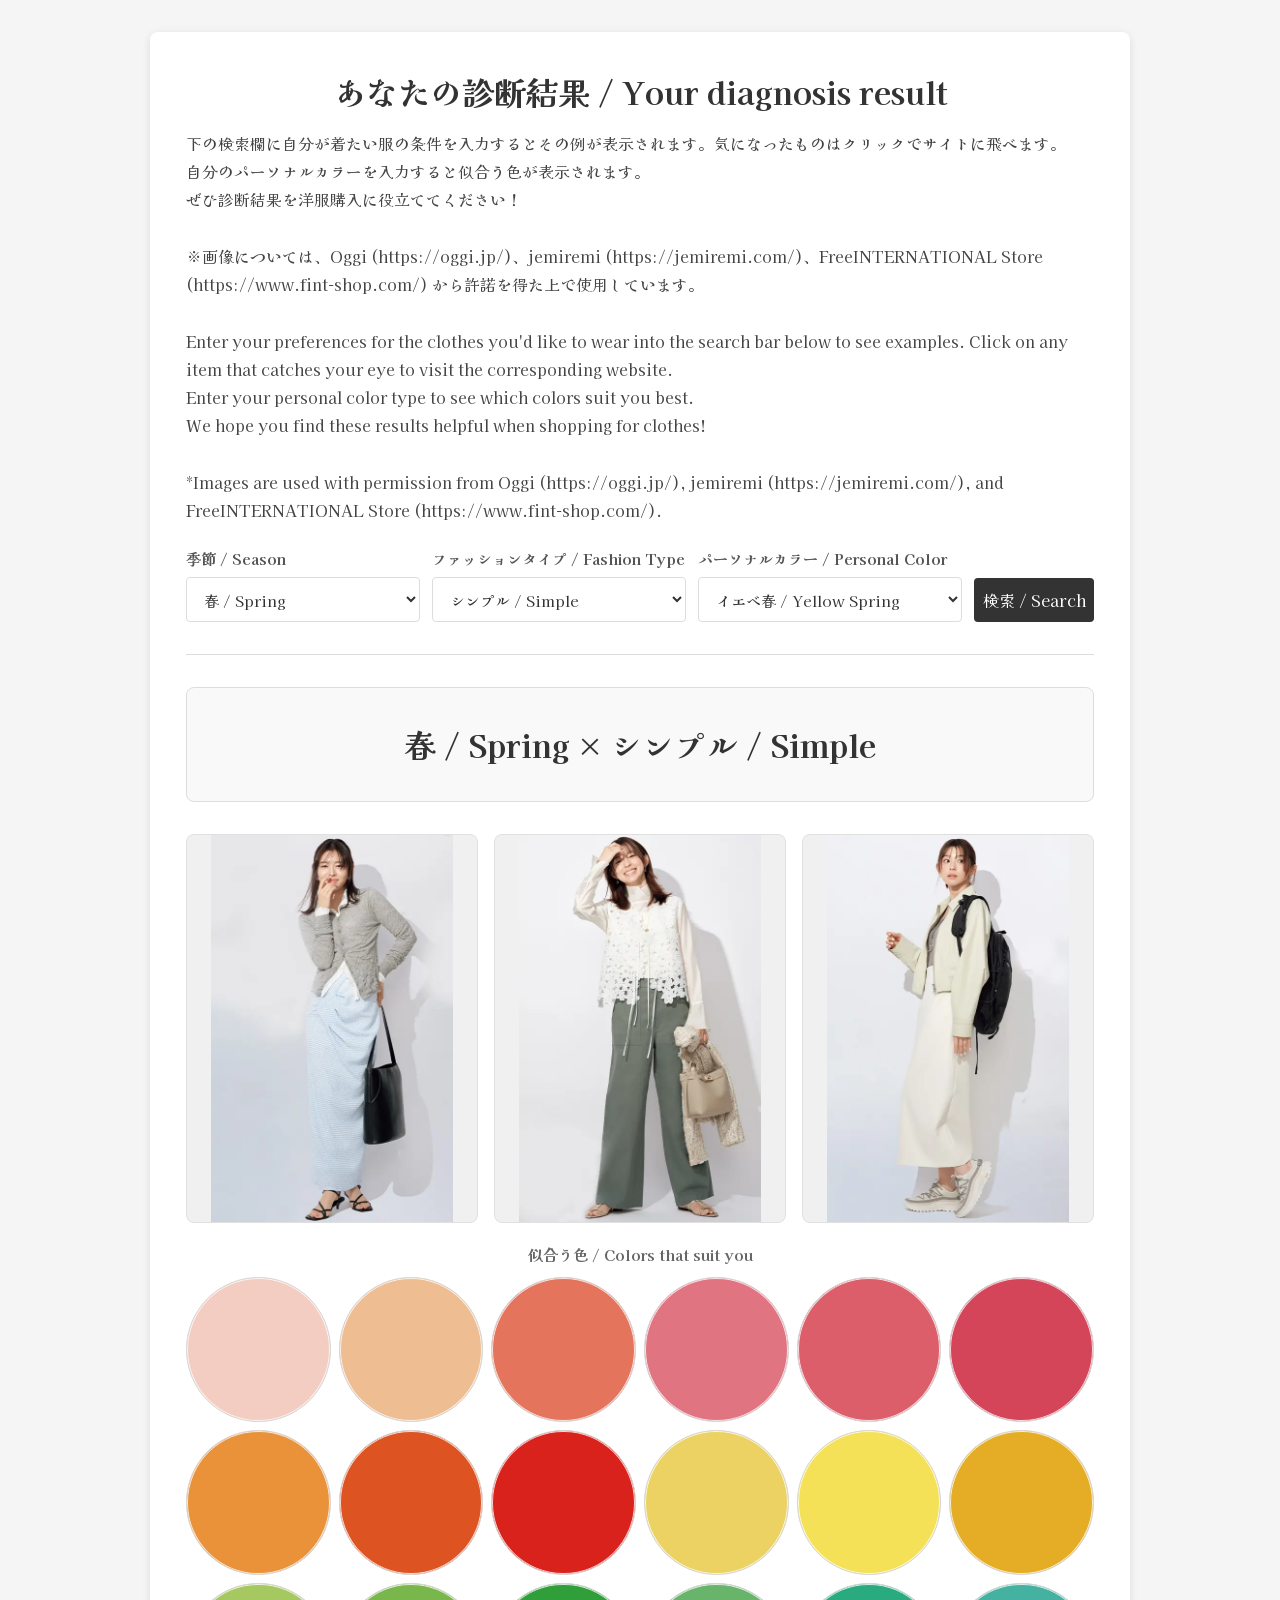
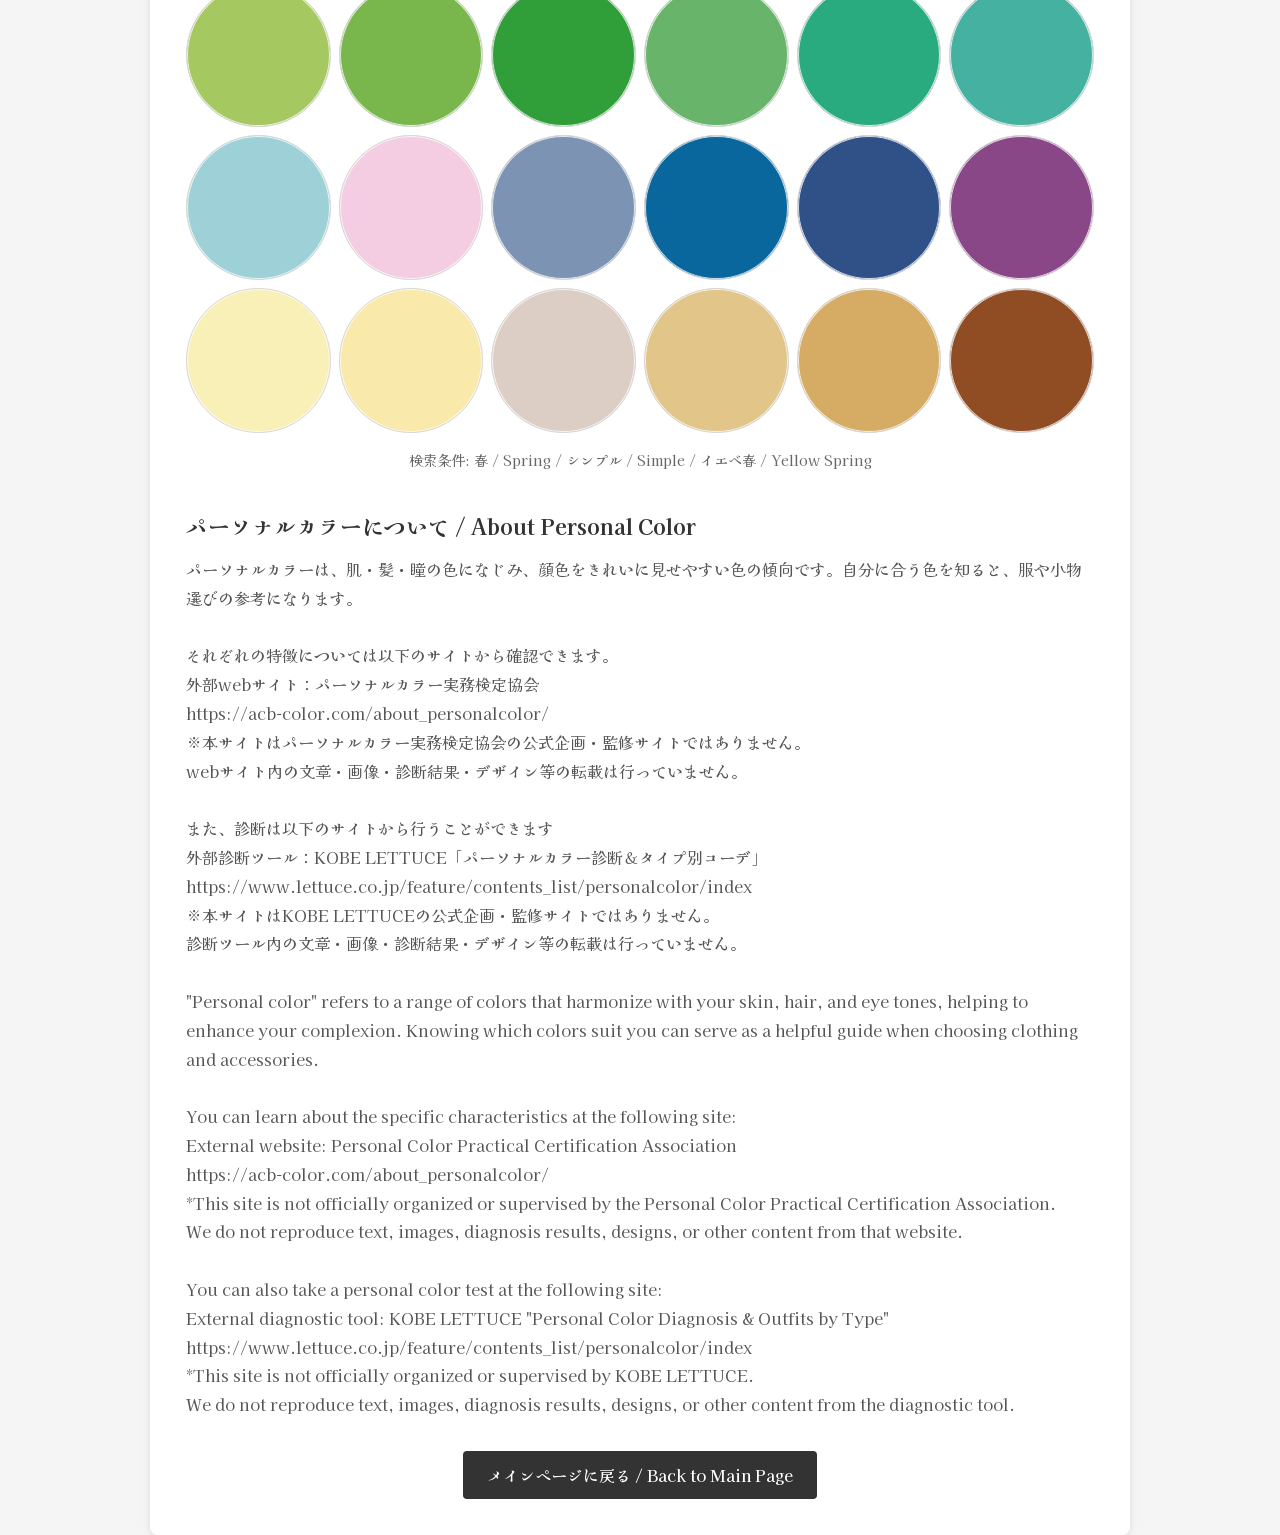
<file: sub/sub.html>
<!doctype html>
<html lang="ja">
<head>
	<meta charset="utf-8">
	<meta name="viewport" content="width=device-width,initial-scale=1">
	<title>診断結果 - あなたに似合う服</title>
	<link rel="preconnect" href="https://fonts.googleapis.com">
	<link rel="preconnect" href="https://fonts.gstatic.com" crossorigin>
	<link href="https://fonts.googleapis.com/css2?family=Kaisei+HarunoUmi&display=swap" rel="stylesheet">
	<link rel="stylesheet" href="sub.css">
</head>
<body>
	<main>
		<div class="result-container">
			<h1>あなたの診断結果 / Your diagnosis result</h1>
			<div class="intro-box">
				<p>下の検索欄に自分が着たい服の条件を入力するとその例が表示されます。気になったものはクリックでサイトに飛べます。<br>自分のパーソナルカラーを入力すると似合う色が表示されます。<br>ぜひ診断結果を洋服購入に役立ててください！<br>　<br>※画像については、Oggi (https://oggi.jp/)、jemiremi (https://jemiremi.com/)、FreeINTERNATIONAL Store (https://www.fint-shop.com/) から許諾を得た上で使用しています。<br>　<br>Enter your preferences for the clothes you'd like to wear into the search bar below to see examples. Click on any item that catches your eye to visit the corresponding website.<br>Enter your personal color type to see which colors suit you best.<br>We hope you find these results helpful when shopping for clothes!<br>　<br>*Images are used with permission from Oggi (https://oggi.jp/), jemiremi (https://jemiremi.com/), and FreeINTERNATIONAL Store (https://www.fint-shop.com/).</p>
			</div>
			<div class="search-box">
				<form id="search-form" class="search-form">
					<label class="field">
						<span>季節 / Season</span>
						<select id="season-select" name="season"></select>
					</label>
					<label class="field">
						<span>ファッションタイプ / Fashion Type</span>
						<select id="style-select" name="style"></select>
					</label>
					<label class="field">
						<span>パーソナルカラー / Personal Color</span>
						<select id="personal-color-select" name="personalColor"></select>
					</label>
					<button type="submit" class="search-btn">検索 / Search</button>
				</form>
			</div>
			<div class="result-box">
				<h2></h2>
				<div class="style-card" id="style-result">
					<!-- JavaScript で動的に生成されます -->
				</div>
				<div class="result-photo">
					<div class="photo-grid" id="photo-grid">
						<!-- JavaScript で画像を動的に生成されます -->
					</div>
					<div class="color-section">
						<p class="color-title">似合う色 / Colors that suit you</p>
						<div class="color-grid" id="color-grid">
							<!-- JavaScript で色見本を動的に生成されます -->
						</div>
					</div>
					<p id="result-detail" class="result-detail"></p>
				</div>
			</div>
			<div class="pc-section">
				<h2>パーソナルカラーについて / About Personal Color</h2>
				<p class="pc-lead">パーソナルカラーは、肌・髪・瞳の色になじみ、顔色をきれいに見せやすい色の傾向です。自分に合う色を知ると、服や小物選びの参考になります。<br>　<br>それぞれの特徴については以下のサイトから確認できます。<br>外部webサイト：パーソナルカラー実務検定協会<br>https://acb-color.com/about_personalcolor/<br>※本サイトはパーソナルカラー実務検定協会の公式企画・監修サイトではありません。<br>webサイト内の文章・画像・診断結果・デザイン等の転載は行っていません。<br>　<br>また、診断は以下のサイトから行うことができます<br>外部診断ツール：KOBE LETTUCE「パーソナルカラー診断＆タイプ別コーデ」<br>https://www.lettuce.co.jp/feature/contents_list/personalcolor/index<br>※本サイトはKOBE LETTUCEの公式企画・監修サイトではありません。<br>診断ツール内の文章・画像・診断結果・デザイン等の転載は行っていません。<br>　<br>"Personal color" refers to a range of colors that harmonize with your skin, hair, and eye tones, helping to enhance your complexion. Knowing which colors suit you can serve as a helpful guide when choosing clothing and accessories.<br>　<br>You can learn about the specific characteristics at the following site:<br>External website: Personal Color Practical Certification Association<br>https://acb-color.com/about_personalcolor/<br>*This site is not officially organized or supervised by the Personal Color Practical Certification Association.<br>We do not reproduce text, images, diagnosis results, designs, or other content from that website.<br>　<br>You can also take a personal color test at the following site:<br>External diagnostic tool: KOBE LETTUCE "Personal Color Diagnosis & Outfits by Type"<br>https://www.lettuce.co.jp/feature/contents_list/personalcolor/index<br>*This site is not officially organized or supervised by KOBE LETTUCE.<br>We do not reproduce text, images, diagnosis results, designs, or other content from the diagnostic tool.</p>
			</div>
			<div class="action-box">
				<a href="../index.html" class="back-btn">メインページに戻る / Back to Main Page</a>
			</div>
		</div>
	</main>
	<script src="sub.js" defer></script>
</body>
</html>
</file>
<file: test.css>
@import url('https://fonts.googleapis.com/css2?family=Kaisei+HarunoUmi&display=swap');
.kaisei-harunoumi-regular {
  font-family: "Kaisei HarunoUmi", serif;
  font-weight: 400;
  font-style: normal;
}



*{box-sizing:border-box}
html,body{height:100%;}
body{
  background:var(--bg);
  color:#fff;
  font-family: "Kaisei HarunoUmi", serif;
  margin:0;
  transition:background 200ms linear;
  -webkit-font-smoothing:antialiased;
  -moz-osx-font-smoothing:grayscale;
}

/* Hover gradient overlay (animated) */
body::after{
  content:"";
  position:fixed;
  inset:0;
  pointer-events:none;
  opacity:0;
  background: linear-gradient(135deg, #000000 0%, #000000 100%);
  background-size: 200% 200%;
  transition: opacity .65s ease-in-out;
  z-index:1;
}

body.blur::after{
  opacity:.85;
  animation: gradientShift 6s ease-in-out infinite;
}

@keyframes gradientShift{
  0%{ background-position: 0% 50%; }
  50%{ background-position: 100% 50%; }
  100%{ background-position: 0% 50%; }
}

main{min-height:100%;}
article{
  display:block;
  width:100%;
  text-align:right;
  height:100vh;
  padding:6rem 4rem;
  box-sizing:border-box;
  position:relative;
  z-index:2;
}

/* Alternate alignment (left/right) for sections after the hero */
main article:not(.hero):nth-of-typeN(even) p{
  text-align:right;
  margin-left:auto;
  margin-right:0;
}

main article:not(.hero):nth-of-typeN(even) h1{
  text-align:right;
  margin-left:auto;
  margin-right:0;
}

main article:not(.hero):nth-of-type(even) p{
  text-align: left;   /* 文字を左寄せ */
  margin-left:0;
  margin-right:auto;
}

main article:not(.hero):nth-of-type(even) h1{
  text-align: left;   /* 文字を左寄せ */
  margin-left:0;
  margin-right:auto;
}

h1{
  font-size:6rem;
  font-weight:900;
  line-height:0.9;
  margin:0 0.1em;
}

/* Smaller title only for the first (hero) section */
article.hero{
  text-align:center;
  display:flex;
  flex-direction:column;
  justify-content:center;
  /* add a little more vertical space to the top section */
  padding-top:8rem;
  padding-bottom:8rem;
}

article.hero h1{
  font-size:2.9rem;
  line-height:1.2;
}

article.hero p{
  margin-left:auto;
  margin-right:auto;
  max-width:60rem;
  font-size:1.2rem;
  line-height:1.9;
  margin-top:1.6rem;
}

article.hero .hero-lead{
  width:min(92vw, 60rem);
}

article p{
  max-width:50ch;
  margin:1rem 0 0 3rem;
  font-size:1.75rem;
  color:rgba(255,255,255,0.95);
}

/* Button styles (pure CSS version) */
.btn{
  position:fixed;
  left:50%;
  top:50%;
  transform:translate(-50%,-50%);
  display:inline-block;
  border:8px solid #ee7268; /* slightly lighter than #e74c3c */
  transition: all .1s ease-in-out;
  z-index: 3;
  opacity:0;
  pointer-events:none;
  transition: opacity .35s ease, transform .35s ease;
}

.btn,
.btn:visited{
  color: inherit;
  text-decoration:none;
}

/* show the button when near the bottom */
.btn.is-visible{
  opacity:1;
  pointer-events:auto;
}

.btn,
.btn > span{
  cursor:pointer;
}

.btn > span{
  min-width: 426px;
}

.btn.active{
  box-shadow: 2px 2px 4px rgba(0,0,0,.25);
}

.btn:focus,
.btn:hover{
  border-width:14px;
  border-color:#e74c3c;
}

.btn-inr{
  display:inline-block;
  color:#fff;
  font-weight:100;
  font-size:2.4em;
  line-height:1;
  text-transform:uppercase;
  background:#ee7268;
  padding:1.2em 2.6em;
  margin:6px;
  transition: all .1s ease-in-out;
  position:relative;
  text-align:center;
  display:flex;
  align-items:center;
  justify-content:center;
}

.btn:focus .btn-inr,
.btn:hover .btn-inr{
  background:#e74c3c;
  padding:1em 2em;
  margin:0;
}

.txt-a,
.txt-b{
  position:absolute;
  left:50%;
  top:50%;
  transform:translate(-50%,-50%);
  width:100%;
  text-align:center;
  transition: opacity .2s ease-in-out;
}

/* default: show txt-a */
.txt-a{ opacity: 1; }
.txt-b{ opacity: 0; }

/* on hover/focus: cross-fade */
.btn:focus .txt-a,
.btn:hover .txt-a{ opacity: 0; }
.btn:focus .txt-b,
.btn:hover .txt-b{ opacity: 1; }

/* Only for the #ffffff section */
article.text-black,
article.text-black h1,
article.text-black p{
  color:#000;
}

.clear{clear:both}

@media (max-width:900px){
  h1{font-size:4.5rem}
  article{padding:4rem 2rem}
  article p{max-width:100%; margin:1rem 0 0 0; text-align:left}
}


.section{
    display:flex;
    align-items:center;
    justify-content:space-between;
}

/* 2,4,6... */
.section:nth-child(even){
    flex-direction:row;
    padding-right: 80px;
}

.section:nth-child(even) article{
    text-align:left;
}

/* 1,3,5... */
.section:nth-child(odd){
    flex-direction:row-reverse;
    padding-left: 80px;
}

.section:nth-child(odd) article{
    text-align:right;
}

@media (max-width: 600px) {

  article {
    height: auto;
    min-height: 100vh;
    padding: 3rem 1.2rem;
  }

  h1 {
    font-size: 2.8rem;
    line-height: 1.1;
  }

  article p {
    font-size: 1rem;
    line-height: 1.7;
    margin: 1rem 0 0;
    max-width: 100%;
  }

  .section {
    display: flex;
    flex-direction: column !important;
    padding: 2rem 1.2rem !important;
  }

  .section article {
    width: 100%;
    text-align: center !important;
  }

  .section img {
    width: min(80vw, 375px);
    height: auto;
    margin-top: 1.5rem;
  }

  article.hero h1 {
    font-size: 2rem;
  }

  article.hero p {
    font-size: 0.9rem;
    line-height: 1.7;
  }
}
</file>
<file: main/test.css>
@import url('https://fonts.googleapis.com/css2?family=Kaisei+HarunoUmi&display=swap');
.kaisei-harunoumi-regular {
  font-family: "Kaisei HarunoUmi", serif;
  font-weight: 400;
  font-style: normal;
}



*{box-sizing:border-box}
html,body{height:100%;}
body{
  background:var(--bg);
  color:#fff;
  font-family: "Kaisei HarunoUmi", serif;
  margin:0;
  transition:background 200ms linear;
  -webkit-font-smoothing:antialiased;
  -moz-osx-font-smoothing:grayscale;
}

/* Hover gradient overlay (animated) */
body::after{
  content:"";
  position:fixed;
  inset:0;
  pointer-events:none;
  opacity:0;
  background: linear-gradient(135deg, #000000 0%, #000000 100%);
  background-size: 200% 200%;
  transition: opacity .65s ease-in-out;
  z-index:1;
}

body.blur::after{
  opacity:.85;
  animation: gradientShift 6s ease-in-out infinite;
}

@keyframes gradientShift{
  0%{ background-position: 0% 50%; }
  50%{ background-position: 100% 50%; }
  100%{ background-position: 0% 50%; }
}

main{min-height:100%;}
article{
  display:block;
  width:100%;
  text-align:right;
  height:100vh;
  padding:6rem 4rem;
  box-sizing:border-box;
  position:relative;
  z-index:2;
}

/* Alternate alignment (left/right) for sections after the hero */
main article:not(.hero):nth-of-typeN(even) p{
  text-align:right;
  margin-left:auto;
  margin-right:0;
}

main article:not(.hero):nth-of-typeN(even) h1{
  text-align:right;
  margin-left:auto;
  margin-right:0;
}

main article:not(.hero):nth-of-type(even) p{
  text-align: left;   /* 文字を左寄せ */
  margin-left:0;
  margin-right:auto;
}

main article:not(.hero):nth-of-type(even) h1{
  text-align: left;   /* 文字を左寄せ */
  margin-left:0;
  margin-right:auto;
}

h1{
  font-size:6rem;
  font-weight:900;
  line-height:0.9;
  margin:0 0.1em;
}

/* Smaller title only for the first (hero) section */
article.hero{
  text-align:center;
  display:flex;
  flex-direction:column;
  justify-content:center;
  /* add a little more vertical space to the top section */
  padding-top:8rem;
  padding-bottom:8rem;
}

article.hero h1{
  font-size:2.9rem;
  line-height:1.2;
}

article.hero p{
  margin-left:auto;
  margin-right:auto;
  max-width:60rem;
  font-size:1.2rem;
  line-height:1.9;
  margin-top:1.6rem;
}

article.hero .hero-lead{
  width:min(92vw, 60rem);
}

article p{
  max-width:50ch;
  margin:1rem 0 0 3rem;
  font-size:1.75rem;
  color:rgba(255,255,255,0.95);
}

/* Button styles (pure CSS version) */
.btn{
  position:fixed;
  left:50%;
  top:50%;
  transform:translate(-50%,-50%);
  display:inline-block;
  border:8px solid #ee7268; /* slightly lighter than #e74c3c */
  transition: all .1s ease-in-out;
  z-index: 3;
  opacity:0;
  pointer-events:none;
  transition: opacity .35s ease, transform .35s ease;
}

.btn,
.btn:visited{
  color: inherit;
  text-decoration:none;
}

/* show the button when near the bottom */
.btn.is-visible{
  opacity:1;
  pointer-events:auto;
}

.btn,
.btn > span{
  cursor:pointer;
}

.btn > span{
  min-width: 426px;
}

.btn.active{
  box-shadow: 2px 2px 4px rgba(0,0,0,.25);
}

.btn:focus,
.btn:hover{
  border-width:14px;
  border-color:#e74c3c;
}

.btn-inr{
  display:inline-block;
  color:#fff;
  font-weight:100;
  font-size:2.4em;
  line-height:1;
  text-transform:uppercase;
  background:#ee7268;
  padding:1.2em 2.6em;
  margin:6px;
  transition: all .1s ease-in-out;
  position:relative;
  text-align:center;
  display:flex;
  align-items:center;
  justify-content:center;
}

.btn:focus .btn-inr,
.btn:hover .btn-inr{
  background:#e74c3c;
  padding:1em 2em;
  margin:0;
}

.txt-a,
.txt-b{
  position:absolute;
  left:50%;
  top:50%;
  transform:translate(-50%,-50%);
  width:100%;
  text-align:center;
  transition: opacity .2s ease-in-out;
}

/* default: show txt-a */
.txt-a{ opacity: 1; }
.txt-b{ opacity: 0; }

/* on hover/focus: cross-fade */
.btn:focus .txt-a,
.btn:hover .txt-a{ opacity: 0; }
.btn:focus .txt-b,
.btn:hover .txt-b{ opacity: 1; }

/* Only for the #ffffff section */
article.text-black,
article.text-black h1,
article.text-black p{
  color:#000;
}

.clear{clear:both}

@media (max-width:900px){
  h1{font-size:4.5rem}
  article{padding:4rem 2rem}
  article p{max-width:100%; margin:1rem 0 0 0; text-align:left}
}


.section{
    display:flex;
    align-items:center;
    justify-content:space-between;
}

/* 2,4,6... */
.section:nth-child(even){
    flex-direction:row;
    padding-right: 80px;
}

.section:nth-child(even) article{
    text-align:left;
}

/* 1,3,5... */
.section:nth-child(odd){
    flex-direction:row-reverse;
    padding-left: 80px;
}

.section:nth-child(odd) article{
    text-align:right;
}
</file>
<file: sub/sub.css>
*{
  box-sizing:border-box;
}

html,body{
  height:100%;
  margin:0;
  padding:0;
}

body{
  background:#f5f5f5;
  color:#333;
  font-family:"Kaisei HarunoUmi", serif;
  padding:2rem 1rem;
  min-height:100vh;
}

main{
  width:100%;
  max-width:980px;
  margin:0 auto;
}

.result-container{
  background:#fff;
  color:#333;
  padding:2.25rem;
  border-radius:8px;
  box-shadow:0 2px 8px rgba(0,0,0,0.1);
  text-align:center;
}

.search-box{
  margin:0 0 2rem;
  padding-bottom:2rem;
  border-bottom:1px solid #ddd;
}

.search-form{
  display:grid;
  grid-template-columns:minmax(0, 1.15fr) minmax(0, 1.25fr) minmax(0, 1.3fr) 120px;
  gap:0.75rem;
  align-items:end;
}

.field{
  display:flex;
  flex-direction:column;
  gap:.5rem;
  text-align:left;
  font-size:.95rem;
  color:#555;
  min-width:0;
}

.field span{
  font-weight:700;
  line-height:1.3;
}

.field select{
  width:100%;
  min-height:44px;
  border-radius:4px;
  border:1px solid #ddd;
  padding:0.6rem 0.8rem;
  background:#fff;
  color:#333;
  font:inherit;
}

.search-btn{
  width:120px;
  min-height:44px;
  border-radius:4px;
  border:none;
  background:#333;
  color:#fff;
  font-weight:700;
  cursor:pointer;
  font:inherit;
  transition:background 0.2s ease;
}

.search-btn:hover{
  background:#555;
}

.result-container h1{
  font-size:2rem;
  margin:0 0 1rem;
  color:#333;
  font-weight:700;
}

.intro-box{
  text-align:left;
  margin:0 0 1.5rem;
  color:#444;
  line-height:1.8;
  font-size:0.98rem;
}

.intro-box p{
  margin:0 0 0.65rem;
}

.intro-box p:last-child{
  margin-bottom:0;
}

.result-box{
  margin:2rem 0;
}

.result-box h2{
  font-size:1.2rem;
  color:#666;
  margin:0 0 1.5rem;
  font-weight:700;
}

.style-card{
  background:#f9f9f9;
  color:#333;
  padding:1.5rem;
  border-radius:8px;
  border:1px solid #ddd;
  margin-bottom:2rem;
  font-size:1.5rem;
  font-weight:700;
}

.result-photo{
  margin-top:2rem;
}

.photo-grid{
  display:grid;
  grid-template-columns:repeat(3, 1fr);
  gap:1rem;
  margin-bottom:1rem;
  align-items:start;
}

.result-link{
  display:flex;
  aspect-ratio:3/4;
  align-items:center;
  justify-content:center;
  overflow:hidden;
  background:#f0f0f0;
  border-radius:8px;
}

.result-image{
  width:100%;
  height:100%;
  object-fit:contain;
  border-radius:8px;
  border:1px solid #e0e0e0;
  transition:transform 0.2s ease, box-shadow 0.2s ease;
}

.result-link:hover .result-image,
.result-link:focus-visible .result-image{
  transform:translateY(-2px);
  box-shadow:0 8px 18px rgba(0,0,0,0.12);
}

.color-section{
  margin-top:1.25rem;
}

.color-title{
  margin:0 0 0.75rem;
  font-size:0.95rem;
  font-weight:700;
  color:#666;
}

.color-grid{
  display:grid;
  grid-template-columns:repeat(6, minmax(0, 1fr));
  gap:0.5rem;
}

.color-swatch{
  aspect-ratio:1;
  border-radius:50%;
  border:1px solid #d7d7d7;
  background:#e9e9e9;
  box-shadow:inset 0 0 0 1px rgba(255,255,255,0.8);
}

.result-detail{
  margin:1rem 0 0;
  font-size:0.9rem;
  color:#666;
}

.pc-section{
  margin-top:2.5rem;
  text-align:left;
}

.pc-section h2{
  margin:0 0 0.9rem;
  font-size:1.35rem;
  color:#333;
}

.pc-lead{
  margin:0 0 1.25rem;
  color:#555;
  line-height:1.8;
}

.pc-grid{
  display:grid;
  grid-template-columns:repeat(2, minmax(0, 1fr));
  gap:1rem;
}

.pc-card{
  background:#f9f9f9;
  border:1px solid #e3e3e3;
  border-radius:8px;
  padding:1rem 1.1rem;
}

.pc-card h3{
  margin:0 0 0.5rem;
  font-size:1rem;
  color:#333;
}

.pc-card p{
  margin:0;
  color:#555;
  line-height:1.7;
}

.action-box{
  margin-top:2rem;
}

.back-btn{
  display:inline-block;
  background:#333;
  color:#fff;
  padding:0.75rem 1.5rem;
  border-radius:4px;
  text-decoration:none;
  font-weight:500;
  transition:background 0.2s ease;
}

.back-btn:hover{
  background:#555;
}

@media (max-width:600px){

  body{
    padding:1rem 0.5rem;
  }

  main{
    width:100%;
  }

  .result-container{
    padding:1.25rem 1rem;
    border-radius:6px;
  }

  /* 診断フォーム */
  .search-form{
    grid-template-columns:1fr;
    gap:0.75rem;
  }

  .field{
    font-size:0.9rem;
  }

  .field select{
    min-height:46px;
  }

  .search-btn{
    width:100%;
    min-height:46px;
  }

  /* タイトル */
  .result-container h1{
    font-size:1.5rem;
    line-height:1.4;
  }

  .intro-box{
    font-size:0.9rem;
    line-height:1.8;
  }

  /* 結果 */
  .style-card{
    padding:1rem;
    font-size:1.15rem;
  }

  /* 写真 */
  .photo-grid{
    grid-template-columns:repeat(2,1fr);
    gap:0.5rem;
  }

  /* 色 */
  .color-grid{
    grid-template-columns:repeat(6,1fr);
    gap:0.35rem;
  }

  /* PC情報 */
  .pc-grid{
    grid-template-columns:1fr;
  }

  .pc-card{
    padding:0.9rem;
  }

  .pc-card p{
    font-size:0.9rem;
  }

  /* 戻るボタン */
  .back-btn{
    display:block;
    width:100%;
    text-align:center;
    padding:0.9rem 1rem;
  }
}
  .pc-grid{
    grid-template-columns:1fr;
  }
}
</file>
